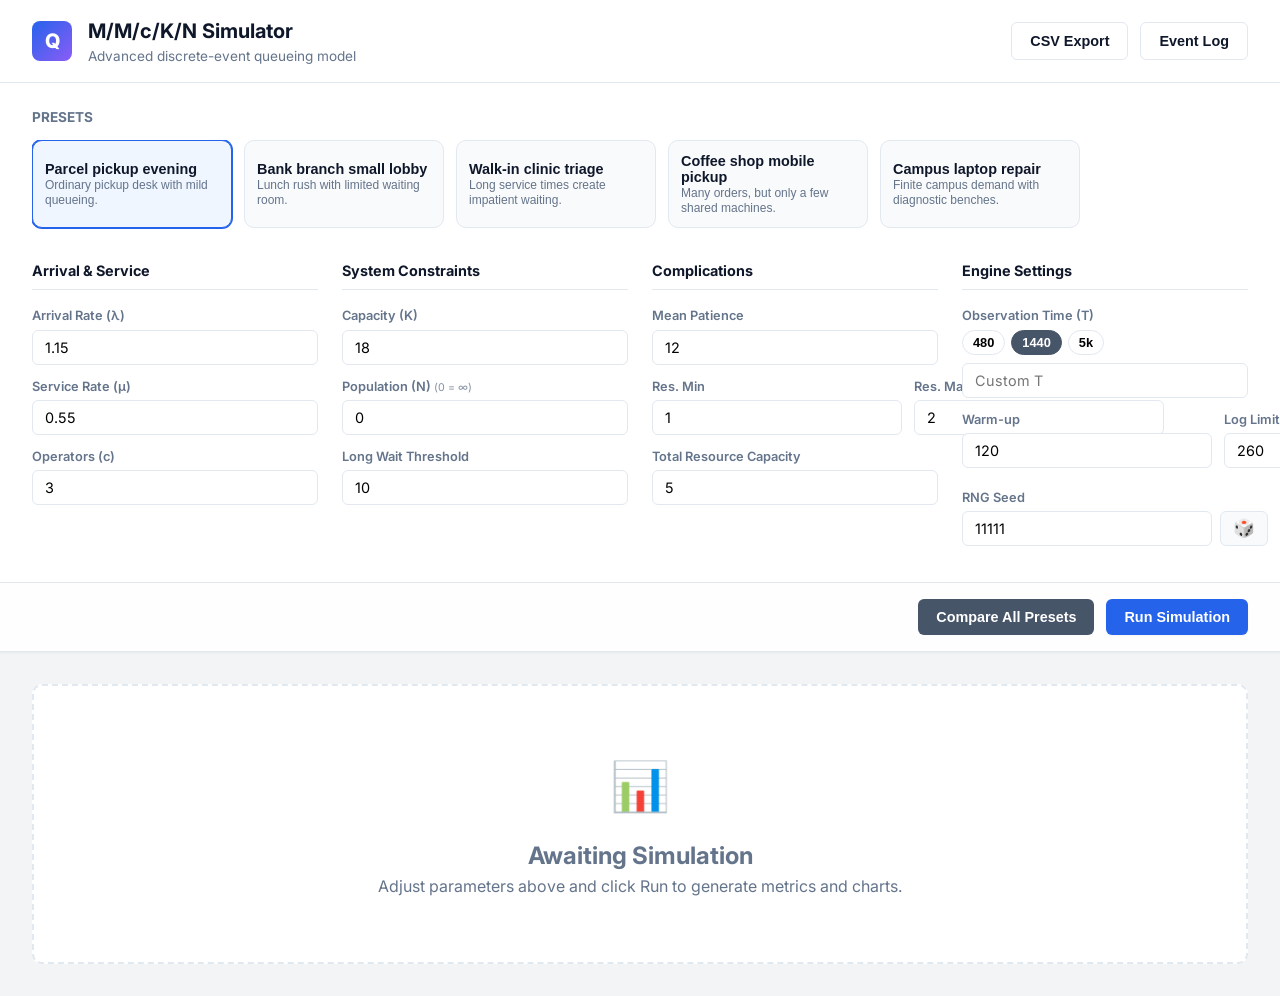
<file: lab10/index.html>
<!doctype html>
<html lang="en">
    <head>
        <meta charset="utf-8" />
        <meta name="viewport" content="width=device-width, initial-scale=1" />
        <title>M/M/c/K/N Queue Simulation</title>
        <link rel="stylesheet" href="styles.css" />
        <link
            href="https://fonts.googleapis.com/css2?family=Inter:wght@400;500;600;700;800&display=swap"
            rel="stylesheet"
        />
    </head>
    <body>
        <div class="app-layout">
            <header class="navbar">
                <div class="brand">
                    <div class="logo">Q</div>
                    <div>
                        <h1>M/M/c/K/N Simulator</h1>
                        <p>Advanced discrete-event queueing model</p>
                    </div>
                </div>
                <div class="nav-actions">
                    <button id="export-csv" class="btn btn-outline">
                        CSV Export
                    </button>
                    <button id="export-log" class="btn btn-outline">
                        Event Log
                    </button>
                </div>
            </header>

            <section class="config-panel">
                <div class="config-row presets-row">
                    <h3>Presets</h3>
                    <div id="scenario-grid" class="scenario-track"></div>
                </div>

                <div class="params-grid">
                    <div class="param-group">
                        <h4>Arrival & Service</h4>
                        <div class="input-wrap">
                            <label for="lambda">Arrival Rate (λ)</label>
                            <input
                                type="number"
                                id="lambda"
                                value="1.4"
                                min="0.0001"
                                step="0.05"
                            />
                        </div>
                        <div class="input-wrap">
                            <label for="mu">Service Rate (μ)</label>
                            <input
                                type="number"
                                id="mu"
                                value="0.65"
                                min="0.0001"
                                step="0.05"
                            />
                        </div>
                        <div class="input-wrap">
                            <label for="servers">Operators (c)</label>
                            <input
                                type="number"
                                id="servers"
                                value="3"
                                min="1"
                                step="1"
                            />
                        </div>
                    </div>

                    <div class="param-group">
                        <h4>System Constraints</h4>
                        <div class="input-wrap">
                            <label for="capacity">Capacity (K)</label>
                            <input
                                type="number"
                                id="capacity"
                                value="18"
                                min="1"
                                step="1"
                            />
                        </div>
                        <div class="input-wrap">
                            <label for="source-population"
                                >Population (N) <small>(0 = ∞)</small></label
                            >
                            <input
                                type="number"
                                id="source-population"
                                value="0"
                                min="0"
                                step="1"
                            />
                        </div>
                        <div class="input-wrap">
                            <label for="long-wait">Long Wait Threshold</label>
                            <input
                                type="number"
                                id="long-wait"
                                value="10"
                                min="0"
                                step="0.5"
                            />
                        </div>
                    </div>

                    <div class="param-group">
                        <h4>Complications</h4>
                        <div class="input-wrap">
                            <label for="patience">Mean Patience</label>
                            <input
                                type="number"
                                id="patience"
                                value="8"
                                min="0.01"
                                step="0.5"
                            />
                        </div>
                        <div class="input-group-row">
                            <div class="input-wrap">
                                <label for="resource-min">Res. Min</label>
                                <input
                                    type="number"
                                    id="resource-min"
                                    value="1"
                                    min="1"
                                    step="1"
                                />
                            </div>
                            <div class="input-wrap">
                                <label for="resource-max">Res. Max</label>
                                <input
                                    type="number"
                                    id="resource-max"
                                    value="2"
                                    min="1"
                                    step="1"
                                />
                            </div>
                        </div>
                        <div class="input-wrap">
                            <label for="resource-capacity"
                                >Total Resource Capacity</label
                            >
                            <input
                                type="number"
                                id="resource-capacity"
                                value="5"
                                min="1"
                                step="1"
                            />
                        </div>
                    </div>

                    <div class="param-group">
                        <h4>Engine Settings</h4>
                        <div class="input-wrap">
                            <label>Observation Time (T)</label>
                            <div class="chip-group" data-input="observation">
                                <button class="chip-btn" data-value="480">
                                    480
                                </button>
                                <button
                                    class="chip-btn active"
                                    data-value="1440"
                                >
                                    1440
                                </button>
                                <button class="chip-btn" data-value="5000">
                                    5k
                                </button>
                            </div>
                            <input
                                type="hidden"
                                id="observation"
                                value="1440"
                            />
                            <input
                                type="number"
                                id="observation-custom"
                                placeholder="Custom T"
                                class="mt-2"
                            />
                        </div>
                        <div class="input-group-row mt-2">
                            <div class="input-wrap">
                                <label for="warmup">Warm-up</label>
                                <input
                                    type="number"
                                    id="warmup"
                                    value="120"
                                    min="0"
                                    step="10"
                                />
                            </div>
                            <div class="input-wrap">
                                <label for="log-limit">Log Limit</label>
                                <input
                                    type="number"
                                    id="log-limit"
                                    value="260"
                                    min="20"
                                    step="20"
                                />
                            </div>
                        </div>
                        <div class="input-wrap mt-2 with-btn">
                            <label for="seed">RNG Seed</label>
                            <div class="flex-row">
                                <input type="number" id="seed" value="41010" />
                                <button
                                    id="random-seed"
                                    class="btn-icon"
                                    title="Randomize"
                                >
                                    🎲
                                </button>
                            </div>
                        </div>
                    </div>
                </div>
            </section>

            <div class="action-bar">
                <div id="alert" class="alert"></div>
                <div class="action-buttons">
                    <button id="compare-scenarios" class="btn btn-secondary">
                        Compare All Presets
                    </button>
                    <button id="run-simulation" class="btn btn-primary">
                        Run Simulation
                    </button>
                </div>
            </div>

            <main class="main-content">
                <div id="results">
                    <div class="empty-state">
                        <div class="icon">📊</div>
                        <h2>Awaiting Simulation</h2>
                        <p>
                            Adjust parameters above and click Run to generate
                            metrics and charts.
                        </p>
                    </div>
                </div>
            </main>
        </div>

        <script src="scenarios.js"></script>
        <script src="sim_utils.js"></script>
        <script src="simulation.js"></script>
        <script src="charts.js"></script>
        <script src="render.js"></script>
        <script src="ui.js"></script>
    </body>
</html>
</file>
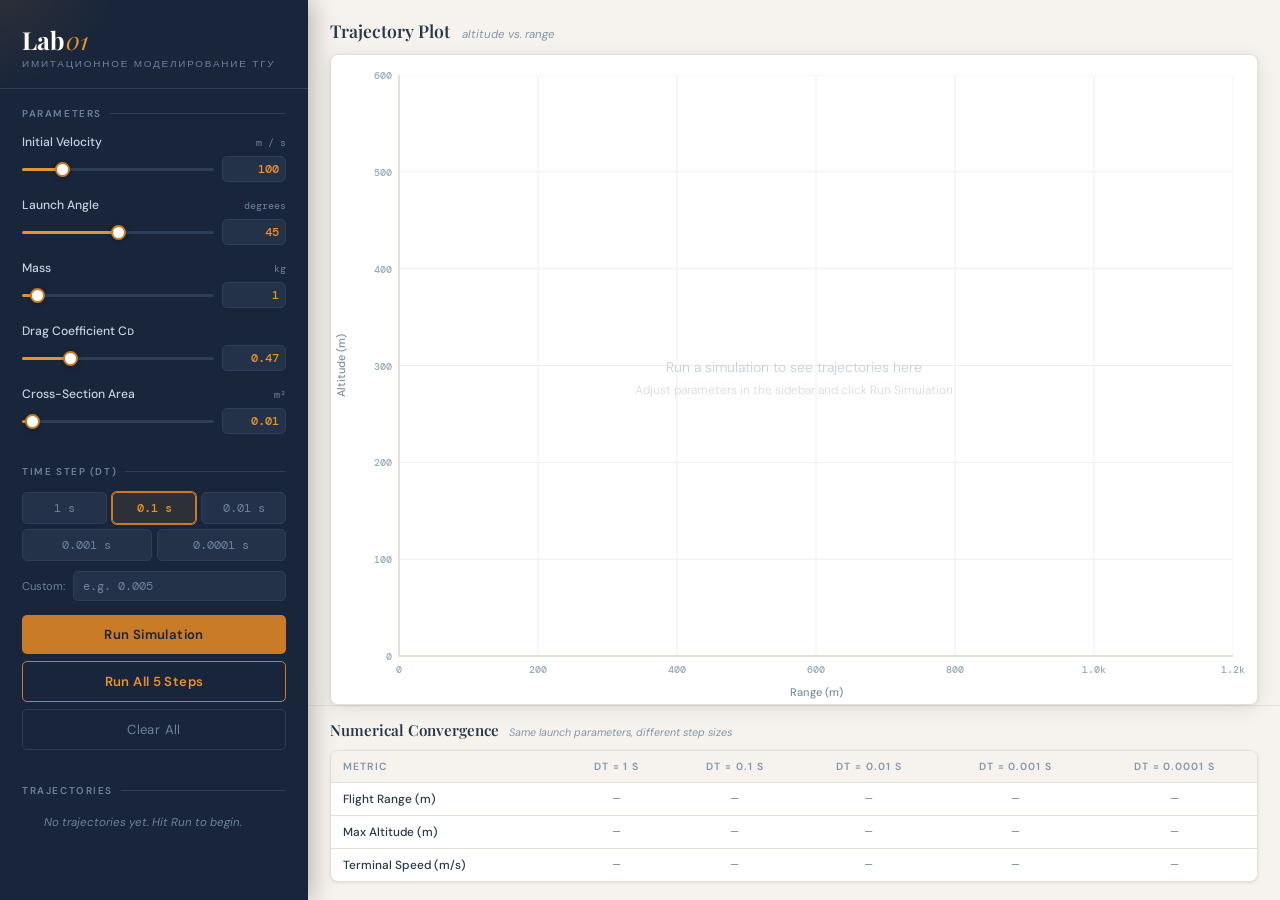
<file: lab01/frontend/index.html>
<!doctype html>
<html lang="en">
    <head>
        <meta charset="UTF-8" />
        <meta name="viewport" content="width=device-width, initial-scale=1.0" />
        <title>Sim Lab 1 — Flight Simulator</title>
        <link rel="preconnect" href="https://fonts.googleapis.com" />
        <link
            href="https://fonts.googleapis.com/css2?family=Playfair+Display:ital,wght@0,600;0,700;1,400&family=DM+Sans:ital,wght@0,300;0,400;0,500;0,600;1,300&family=DM+Mono:wght@400;500&display=swap"
            rel="stylesheet"
        />
        <link rel="stylesheet" href="style.css" />
    </head>
    <body>
        <div class="app">
            <aside class="sidebar">
                <div class="brand">
                    <div class="brand-name">Lab<em>01</em></div>
                    <div class="brand-tag">Имитационное моделирование ТГУ</div>
                </div>

                <div class="sb-scroll">
                    <div class="sb-sec">
                        <div class="sb-label">Parameters</div>

                        <div class="param">
                            <div class="param-hdr">
                                <span class="param-name">Initial Velocity</span>
                                <span class="param-unit">m / s</span>
                            </div>
                            <div class="param-ctrl">
                                <input
                                    type="range"
                                    id="rv0"
                                    min="10"
                                    max="500"
                                    value="100"
                                    step="1"
                                />
                                <input
                                    type="number"
                                    class="nbox"
                                    id="nv0"
                                    min="10"
                                    max="500"
                                    value="100"
                                    step="1"
                                />
                            </div>
                        </div>

                        <div class="param">
                            <div class="param-hdr">
                                <span class="param-name">Launch Angle</span>
                                <span class="param-unit">degrees</span>
                            </div>
                            <div class="param-ctrl">
                                <input
                                    type="range"
                                    id="rang"
                                    min="1"
                                    max="89"
                                    value="45"
                                    step="1"
                                />
                                <input
                                    type="number"
                                    class="nbox"
                                    id="nang"
                                    min="1"
                                    max="89"
                                    value="45"
                                    step="1"
                                />
                            </div>
                        </div>

                        <div class="param">
                            <div class="param-hdr">
                                <span class="param-name">Mass</span>
                                <span class="param-unit">kg</span>
                            </div>
                            <div class="param-ctrl">
                                <input
                                    type="range"
                                    id="rmas"
                                    min="0.1"
                                    max="20"
                                    value="1"
                                    step="0.1"
                                />
                                <input
                                    type="number"
                                    class="nbox"
                                    id="nmas"
                                    min="0.1"
                                    max="20"
                                    value="1"
                                    step="0.1"
                                />
                            </div>
                        </div>

                        <div class="param">
                            <div class="param-hdr">
                                <span class="param-name"
                                    >Drag Coefficient Cᴅ</span
                                >
                            </div>
                            <div class="param-ctrl">
                                <input
                                    type="range"
                                    id="rcd"
                                    min="0.01"
                                    max="2"
                                    value="0.47"
                                    step="0.01"
                                />
                                <input
                                    type="number"
                                    class="nbox"
                                    id="ncd"
                                    min="0.01"
                                    max="2"
                                    value="0.47"
                                    step="0.01"
                                />
                            </div>
                        </div>

                        <div class="param">
                            <div class="param-hdr">
                                <span class="param-name"
                                    >Cross-Section Area</span
                                >
                                <span class="param-unit">m²</span>
                            </div>
                            <div class="param-ctrl">
                                <input
                                    type="range"
                                    id="rare"
                                    min="0.001"
                                    max="0.5"
                                    value="0.01"
                                    step="0.001"
                                />
                                <input
                                    type="number"
                                    class="nbox"
                                    id="nare"
                                    min="0.001"
                                    max="0.5"
                                    value="0.01"
                                    step="0.001"
                                />
                            </div>
                        </div>
                    </div>

                    <div class="sb-sec">
                        <div class="sb-label">Time Step (dt)</div>
                        <div class="step-pills">
                            <button
                                class="sp"
                                data-v="1"
                                onclick="pickStep(this)"
                            >
                                1 s
                            </button>
                            <button
                                class="sp active"
                                data-v="0.1"
                                onclick="pickStep(this)"
                            >
                                0.1 s
                            </button>
                            <button
                                class="sp"
                                data-v="0.01"
                                onclick="pickStep(this)"
                            >
                                0.01 s
                            </button>
                            <button
                                class="sp"
                                data-v="0.001"
                                onclick="pickStep(this)"
                            >
                                0.001 s
                            </button>
                            <button
                                class="sp"
                                data-v="0.0001"
                                onclick="pickStep(this)"
                            >
                                0.0001 s
                            </button>
                        </div>
                        <div class="cust-row">
                            <span class="cust-label">Custom:</span>
                            <input
                                class="cust-in"
                                id="custDt"
                                type="number"
                                placeholder="e.g. 0.005"
                                min="0.00001"
                                max="10"
                                step="any"
                            />
                        </div>
                    </div>

                    <div class="btn-wrap">
                        <button
                            class="btn btn-primary"
                            id="btnRun"
                            onclick="runOne()"
                        >
                            Run Simulation
                        </button>
                        <button
                            class="btn btn-outline"
                            id="btnAll"
                            onclick="runAll()"
                        >
                            Run All 5 Steps
                        </button>
                        <button class="btn btn-ghost" onclick="clearAll()">
                            Clear All
                        </button>
                    </div>

                    <div class="rap" id="rapWrap">
                        <div class="rap-top">
                            <span class="rap-lbl" id="rapLbl">Running…</span>
                            <span class="rap-count" id="rapCnt"></span>
                        </div>
                        <div class="rap-track" id="rapTrack"></div>
                    </div>

                    <div class="sb-sec">
                        <div class="sb-label" style="margin-top: 16px">
                            Trajectories
                        </div>
                        <div class="traj-list" id="trajList">
                            <div class="traj-empty">
                                No trajectories yet. Hit Run to begin.
                            </div>
                        </div>
                    </div>
                </div>
            </aside>

            <div class="main">
                <div class="chart-zone">
                    <div class="chart-top">
                        <div class="chart-heading">
                            Trajectory Plot
                            <span>altitude vs. range</span>
                        </div>
                        <div class="legend" id="legend"></div>
                    </div>
                    <div class="chart-box">
                        <canvas id="cv"></canvas>
                        <div class="pbar" id="pbar"></div>
                        <div class="tip" id="tip"></div>
                    </div>
                </div>

                <div class="table-zone">
                    <div class="table-hdr">
                        <div class="table-heading">Numerical Convergence</div>
                        <div class="table-sub">
                            Same launch parameters, different step sizes
                        </div>
                    </div>
                    <table class="res">
                        <thead>
                            <tr>
                                <th>Metric</th>
                                <th id="th-1">dt = 1 s</th>
                                <th id="th-0.1">dt = 0.1 s</th>
                                <th id="th-0.01">dt = 0.01 s</th>
                                <th id="th-0.001">dt = 0.001 s</th>
                                <th id="th-0.0001">dt = 0.0001 s</th>
                            </tr>
                        </thead>
                        <tbody>
                            <tr>
                                <td>Flight Range (m)</td>
                                <td id="r-1">—</td>
                                <td id="r-0.1">—</td>
                                <td id="r-0.01">—</td>
                                <td id="r-0.001">—</td>
                                <td id="r-0.0001">—</td>
                            </tr>
                            <tr>
                                <td>Max Altitude (m)</td>
                                <td id="a-1">—</td>
                                <td id="a-0.1">—</td>
                                <td id="a-0.01">—</td>
                                <td id="a-0.001">—</td>
                                <td id="a-0.0001">—</td>
                            </tr>
                            <tr>
                                <td>Terminal Speed (m/s)</td>
                                <td id="t-1">—</td>
                                <td id="t-0.1">—</td>
                                <td id="t-0.01">—</td>
                                <td id="t-0.001">—</td>
                                <td id="t-0.0001">—</td>
                            </tr>
                        </tbody>
                    </table>
                </div>
            </div>
        </div>

        <div id="toasts"></div>

        <script src="script.js"></script>
    </body>
</html>
</file>
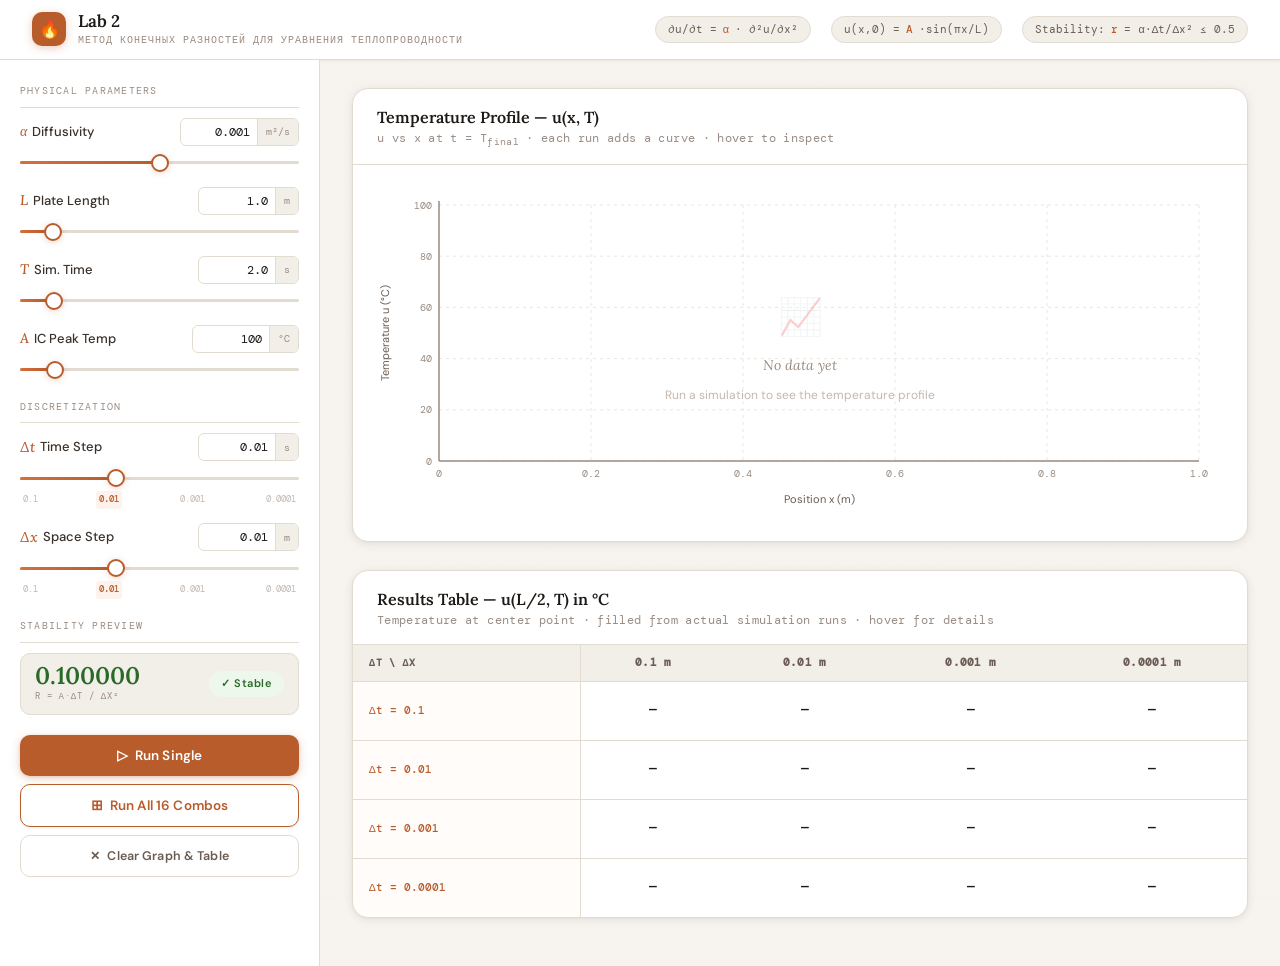
<file: lab02/frontend/index.html>
<!doctype html>
<html lang="en">
    <head>
        <meta charset="UTF-8" />
        <meta name="viewport" content="width=device-width,initial-scale=1.0" />
        <title>Sim Lab 2 — Heat FDM Simulator</title>
        <link rel="preconnect" href="https://fonts.googleapis.com" />
        <link rel="preconnect" href="https://fonts.gstatic.com" crossorigin />
        <link
            href="https://fonts.googleapis.com/css2?family=Lora:ital,wght@0,400;0,500;0,600;1,400;1,500&family=DM+Sans:wght@300;400;500;600&family=DM+Mono:wght@400;500&display=swap"
            rel="stylesheet"
        />
        <link rel="stylesheet" href="style.css" />
    </head>
    <body>
        <div class="page">
            <header class="topbar fu">
                <div class="brand">
                    <div class="brand-icon">🔥</div>
                    <div>
                        <div class="brand-name">Lab 2</div>
                        <div class="brand-sub">
                            Метод конечных разностей для уравнения
                            теплопроводности
                        </div>
                    </div>
                </div>
                <div class="topbar-meta">
                    <div class="meta-pill">
                        ∂u/∂t = <strong>α</strong> · ∂²u/∂x²
                    </div>
                    <div class="meta-pill">
                        u(x,0) = <strong>A</strong>·sin(πx/L)
                    </div>
                    <div class="meta-pill">
                        Stability: <strong>r</strong> = α·Δt/Δx² ≤ 0.5
                    </div>
                </div>
            </header>

            <aside class="sidebar fu d1">
                <div>
                    <div class="sh">Physical Parameters</div>

                    <div class="param" id="p-alpha">
                        <div class="param-head">
                            <div class="param-label">
                                <span class="param-greek">α</span> Diffusivity
                            </div>
                            <div class="inp-wrap">
                                <input
                                    class="inp-num"
                                    id="v-alpha"
                                    type="number"
                                    value="0.001"
                                    min="0.00001"
                                    max="0.1"
                                    step="0.0001"
                                />
                                <span class="inp-unit">m²/s</span>
                            </div>
                        </div>
                        <div class="rng-wrap">
                            <div class="rng-bg"></div>
                            <div class="rng-fill" id="f-alpha"></div>
                            <input
                                type="range"
                                id="s-alpha"
                                min="-5"
                                max="-1"
                                step="0.01"
                                value="-3"
                            />
                        </div>
                    </div>

                    <div class="param">
                        <div class="param-head">
                            <div class="param-label">
                                <span class="param-greek">L</span> Plate Length
                            </div>
                            <div class="inp-wrap">
                                <input
                                    class="inp-num"
                                    id="v-L"
                                    type="number"
                                    value="1.0"
                                    min="0.1"
                                    max="10"
                                    step="0.1"
                                />
                                <span class="inp-unit">m</span>
                            </div>
                        </div>
                        <div class="rng-wrap">
                            <div class="rng-bg"></div>
                            <div class="rng-fill" id="f-L"></div>
                            <input
                                type="range"
                                id="s-L"
                                min="0.1"
                                max="10"
                                step="0.1"
                                value="1.0"
                            />
                        </div>
                    </div>

                    <div class="param">
                        <div class="param-head">
                            <div class="param-label">
                                <span class="param-greek">T</span> Sim. Time
                            </div>
                            <div class="inp-wrap">
                                <input
                                    class="inp-num"
                                    id="v-T"
                                    type="number"
                                    value="2.0"
                                    min="0.1"
                                    max="20"
                                    step="0.1"
                                />
                                <span class="inp-unit">s</span>
                            </div>
                        </div>
                        <div class="rng-wrap">
                            <div class="rng-bg"></div>
                            <div class="rng-fill" id="f-T"></div>
                            <input
                                type="range"
                                id="s-T"
                                min="0.1"
                                max="20"
                                step="0.1"
                                value="2.0"
                            />
                        </div>
                    </div>

                    <div class="param" style="margin-bottom: 0">
                        <div class="param-head">
                            <div class="param-label">
                                <span class="param-greek">A</span> IC Peak Temp
                            </div>
                            <div class="inp-wrap">
                                <input
                                    class="inp-num"
                                    id="v-A"
                                    type="number"
                                    value="100"
                                    min="1"
                                    max="1000"
                                    step="1"
                                />
                                <span class="inp-unit">°C</span>
                            </div>
                        </div>
                        <div class="rng-wrap">
                            <div class="rng-bg"></div>
                            <div class="rng-fill" id="f-A"></div>
                            <input
                                type="range"
                                id="s-A"
                                min="1"
                                max="1000"
                                step="1"
                                value="100"
                            />
                        </div>
                    </div>
                </div>

                <div>
                    <div class="sh">Discretization</div>

                    <div class="param">
                        <div class="param-head">
                            <div class="param-label">
                                <span class="param-greek">Δt</span> Time Step
                            </div>
                            <div class="inp-wrap">
                                <input
                                    class="inp-num"
                                    id="v-dt"
                                    type="number"
                                    value="0.01"
                                    min="0.00001"
                                    max="0.5"
                                    step="0.0001"
                                />
                                <span class="inp-unit">s</span>
                            </div>
                        </div>
                        <div class="rng-wrap">
                            <div class="rng-bg"></div>
                            <div class="rng-fill" id="f-dt"></div>
                            <input
                                type="range"
                                id="s-dt"
                                min="0"
                                max="3"
                                step="1"
                                value="1"
                            />
                        </div>
                        <div class="ticks" id="ticks-dt"></div>
                    </div>

                    <div class="param" style="margin-bottom: 0">
                        <div class="param-head">
                            <div class="param-label">
                                <span class="param-greek">Δx</span> Space Step
                            </div>
                            <div class="inp-wrap">
                                <input
                                    class="inp-num"
                                    id="v-dx"
                                    type="number"
                                    value="0.01"
                                    min="0.00001"
                                    max="0.5"
                                    step="0.0001"
                                />
                                <span class="inp-unit">m</span>
                            </div>
                        </div>
                        <div class="rng-wrap">
                            <div class="rng-bg"></div>
                            <div class="rng-fill" id="f-dx"></div>
                            <input
                                type="range"
                                id="s-dx"
                                min="0"
                                max="3"
                                step="1"
                                value="1"
                            />
                        </div>
                        <div class="ticks" id="ticks-dx"></div>
                    </div>
                </div>

                <div>
                    <div class="sh">Stability Preview</div>
                    <div class="stab-row">
                        <div class="stab-left">
                            <div class="stab-r-val ok" id="rVal">0.100000</div>
                            <div class="stab-r-lbl">r = α·Δt / Δx²</div>
                        </div>
                        <div class="stab-badge ok" id="stabBadge">✓ Stable</div>
                    </div>
                </div>

                <div>
                    <div class="btn-stack">
                        <button
                            class="btn btn-primary"
                            id="btnSingle"
                            onclick="runSingle()"
                        >
                            <div class="spin" id="spinSingle"></div>
                            <span class="btn-icon">▷</span>
                            <span id="lblSingle">Run Single</span>
                        </button>
                        <button
                            class="btn btn-outline"
                            id="btnAll"
                            onclick="runAll()"
                        >
                            <div class="spin spin-dark" id="spinAll"></div>
                            <span class="btn-icon">⊞</span>
                            <span id="lblAll">Run All 16 Combos</span>
                        </button>
                        <button class="btn btn-ghost" onclick="clearRuns()">
                            <span class="btn-icon" style="font-size: 12px"
                                >✕</span
                            >
                            Clear Graph &amp; Table
                        </button>
                    </div>
                    <div class="prog" id="progWrap" style="margin-top: 12px">
                        <div class="prog-head">
                            <span class="prog-txt" id="progTxt"
                                >Computing…</span
                            >
                            <span class="prog-num" id="progNum">0 / 16</span>
                        </div>
                        <div class="prog-track">
                            <div class="prog-fill" id="progFill"></div>
                        </div>
                    </div>
                </div>
            </aside>

            <main class="main">
                <div class="card fu d2">
                    <div class="card-hdr">
                        <div>
                            <div class="card-ttl">
                                Temperature Profile — u(x, T)
                            </div>
                            <div class="card-sub">
                                u vs x at t = T<sub>final</sub> · each run adds
                                a curve · hover to inspect
                            </div>
                        </div>
                        <div
                            style="
                                display: flex;
                                gap: 8px;
                                flex-wrap: wrap;
                                align-items: flex-start;
                            "
                            id="tableCountBadges"
                        ></div>
                    </div>
                    <div class="card-body" style="padding-bottom: 10px">
                        <div class="graph-wrap">
                            <canvas id="graphCanvas" height="320"></canvas>
                            <div class="graph-empty" id="graphEmpty">
                                <div class="ge-icon">📈</div>
                                <div class="ge-text">No data yet</div>
                                <div class="ge-sub">
                                    Run a simulation to see the temperature
                                    profile
                                </div>
                            </div>
                            <div class="graph-tip" id="graphTip"></div>
                        </div>
                    </div>
                    <div class="legend-wrap" id="legendWrap"></div>
                </div>

                <div class="card fu d3">
                    <div class="card-hdr">
                        <div>
                            <div class="card-ttl">
                                Results Table — u(L/2, T) in °C
                            </div>
                            <div class="card-sub">
                                Temperature at center point · filled from actual
                                simulation runs · hover for details
                            </div>
                        </div>
                        <div
                            style="display: flex; gap: 8px; flex-wrap: wrap"
                            id="tblBadges"
                        ></div>
                    </div>
                    <div class="t-scroll">
                        <table>
                            <thead>
                                <tr>
                                    <th>Δt \ Δx</th>
                                    <th>0.1 m</th>
                                    <th>0.01 m</th>
                                    <th>0.001 m</th>
                                    <th>0.0001 m</th>
                                </tr>
                            </thead>
                            <tbody id="tblBody"></tbody>
                        </table>
                    </div>
                </div>
            </main>
        </div>

        <div class="tip" id="tipEl">
            <div class="tip-ttl" id="tipTtl"></div>
            <div id="tipBody"></div>
        </div>
        <script src="script.js" defer></script>
    </body>
</html>
</file>
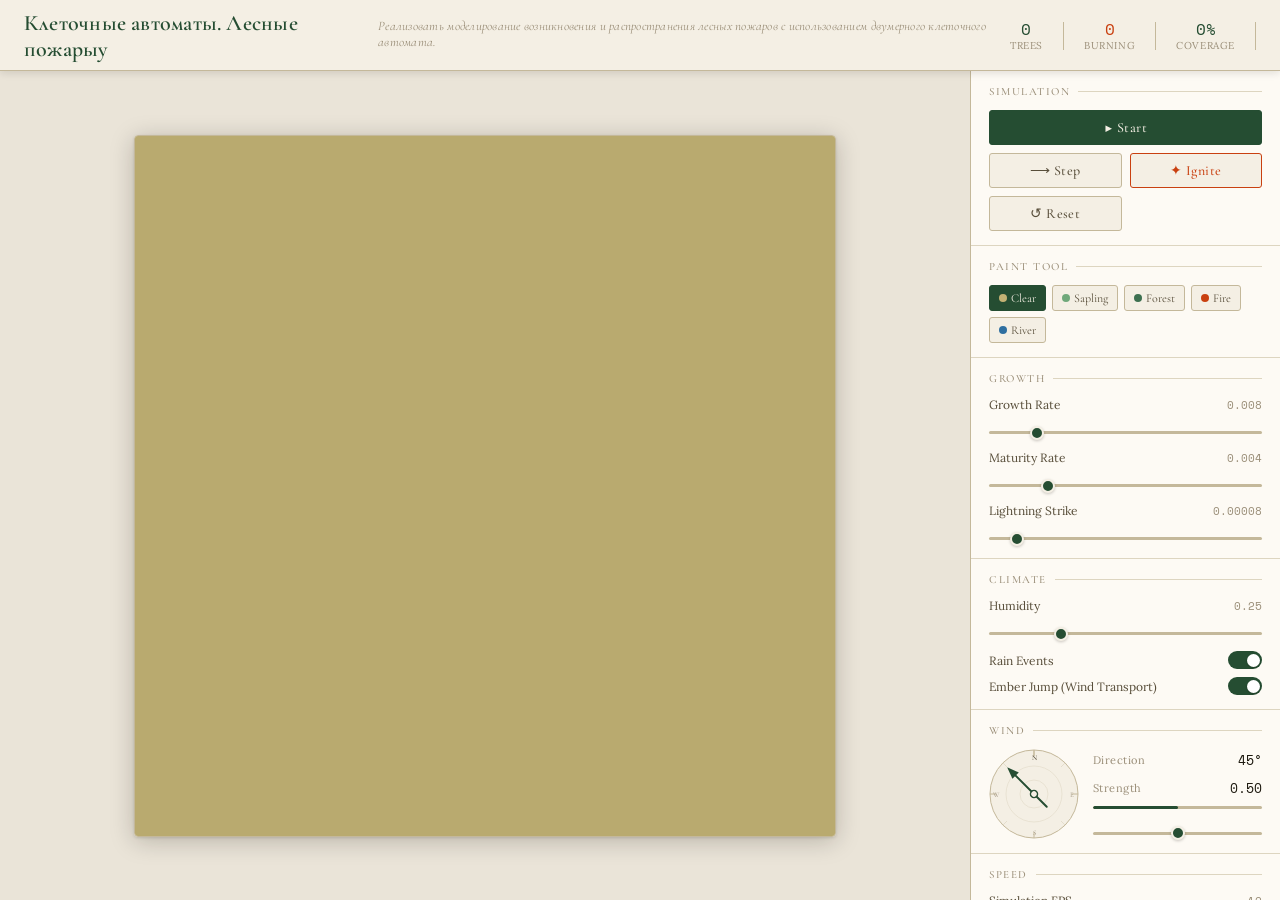
<file: lab03/frontend/index.html>
<!doctype html>
<html lang="en">
    <head>
        <meta charset="UTF-8" />
        <meta name="viewport" content="width=device-width, initial-scale=1.0" />
        <title>Sim Lab 1 : Forest Fire Simulation</title>
        <link rel="preconnect" href="https://fonts.googleapis.com" />
        <link
            href="https://fonts.googleapis.com/css2?family=Cormorant+Garamond:ital,wght@0,400;0,500;0,600;1,400;1,500&family=Lora:ital,wght@0,400;0,500;1,400&family=Space+Mono&display=swap"
            rel="stylesheet"
        />
        <link rel="stylesheet" href="style.css" />
    </head>
    <body>
        <div id="app">
            <div id="header">
                <div id="header-left">
                    <div id="header-title">
                        Клеточные автоматы. Лесные пожарыy
                    </div>
                    <div id="header-subtitle">
                        Реализовать моделирование возникновения и
                        распространения лесных пожаров с использованием
                        двумерного клеточного автомата.
                    </div>
                </div>
                <div id="header-stats">
                    <div class="hstat">
                        <span class="hstat-val" id="hstat-trees">0</span>
                        <span class="hstat-lbl">Trees</span>
                    </div>
                    <div class="hstat-sep"></div>
                    <div class="hstat">
                        <span
                            class="hstat-val"
                            id="hstat-fire"
                            style="color: var(--fire-col)"
                            >0</span
                        >
                        <span class="hstat-lbl">Burning</span>
                    </div>
                    <div class="hstat-sep"></div>
                    <div class="hstat">
                        <span class="hstat-val" id="hstat-cover">0%</span>
                        <span class="hstat-lbl">Coverage</span>
                    </div>
                    <div class="hstat-sep"></div>
                    <div id="rain-badge">
                        <span>🌧</span>
                        <span>Rain Event</span>
                    </div>
                </div>
            </div>

            <div id="main">
                <div id="canvas-area">
                    <div id="canvas-wrap">
                        <canvas id="canvas-grid"></canvas>
                        <canvas id="canvas-effects"></canvas>
                        <canvas id="canvas-rain"></canvas>
                    </div>
                </div>

                <div id="panel">
                    <!-- sim control -->
                    <div class="section">
                        <div class="section-title">Simulation</div>
                        <div id="controls-row">
                            <button
                                class="btn btn-primary"
                                id="btn-play"
                                onclick="toggleSim()"
                            >
                                ▶ Start
                            </button>
                            <button class="btn" onclick="stepSim()">
                                ⟶ Step
                            </button>
                            <button class="btn btn-fire" onclick="igniteFire()">
                                ✦ Ignite
                            </button>
                            <button class="btn" onclick="resetSim()">
                                ↺ Reset
                            </button>
                        </div>
                    </div>

                    <!-- paint tools -->
                    <div class="section">
                        <div class="section-title">Paint Tool</div>
                        <div id="tools-row">
                            <button
                                class="tool-btn active"
                                data-state="0"
                                onclick="setTool(this)"
                            >
                                <span
                                    class="tool-dot"
                                    style="background: #c4b274"
                                ></span
                                >Clear
                            </button>
                            <button
                                class="tool-btn"
                                data-state="1"
                                onclick="setTool(this)"
                            >
                                <span
                                    class="tool-dot"
                                    style="background: #6fa87a"
                                ></span
                                >Sapling
                            </button>
                            <button
                                class="tool-btn"
                                data-state="2"
                                onclick="setTool(this)"
                            >
                                <span
                                    class="tool-dot"
                                    style="background: #3d7050"
                                ></span
                                >Forest
                            </button>
                            <button
                                class="tool-btn"
                                data-state="3"
                                onclick="setTool(this)"
                            >
                                <span
                                    class="tool-dot"
                                    style="background: #c94010"
                                ></span
                                >Fire
                            </button>
                            <button
                                class="tool-btn"
                                data-state="6"
                                onclick="setTool(this)"
                            >
                                <span
                                    class="tool-dot"
                                    style="background: #2e6fa0"
                                ></span
                                >River
                            </button>
                        </div>
                    </div>

                    <!-- env -->
                    <div class="section">
                        <div class="section-title">Growth</div>
                        <div class="slider-group">
                            <div class="slider-header">
                                <span class="slider-label">Growth Rate</span>
                                <span class="slider-value" id="v-growth"
                                    >0.008</span
                                >
                            </div>
                            <input
                                type="range"
                                id="s-growth"
                                min="0.000"
                                max="0.05"
                                step="0.001"
                                value="0.008"
                                oninput="updateSlider('growth',this)"
                            />
                        </div>
                        <div class="slider-group">
                            <div class="slider-header">
                                <span class="slider-label">Maturity Rate</span>
                                <span class="slider-value" id="v-maturity"
                                    >0.004</span
                                >
                            </div>
                            <input
                                type="range"
                                id="s-maturity"
                                min="0.000"
                                max="0.02"
                                step="0.001"
                                value="0.004"
                                oninput="updateSlider('maturity',this)"
                            />
                        </div>
                        <div class="slider-group">
                            <div class="slider-header">
                                <span class="slider-label"
                                    >Lightning Strike</span
                                >
                                <span class="slider-value" id="v-lightning"
                                    >0.00008</span
                                >
                            </div>
                            <input
                                type="range"
                                id="s-lightning"
                                min="0.00000"
                                max="0.001"
                                step="0.00001"
                                value="0.00008"
                                oninput="updateSlider('lightning',this)"
                            />
                        </div>
                    </div>

                    <!-- climate -->
                    <div class="section">
                        <div class="section-title">Climate</div>
                        <div class="slider-group">
                            <div class="slider-header">
                                <span class="slider-label">Humidity</span>
                                <span class="slider-value" id="v-humidity"
                                    >0.25</span
                                >
                            </div>
                            <input
                                type="range"
                                id="s-humidity"
                                min="0"
                                max="1"
                                step="0.01"
                                value="0.25"
                                oninput="updateSlider('humidity',this)"
                            />
                        </div>
                        <div class="toggle-row">
                            <span class="toggle-label">Rain Events</span>
                            <label class="toggle">
                                <input
                                    type="checkbox"
                                    id="t-rain"
                                    checked
                                    onchange="sendConfig()"
                                />
                                <span class="toggle-track"></span>
                            </label>
                        </div>
                        <div class="toggle-row">
                            <span class="toggle-label"
                                >Ember Jump (Wind Transport)</span
                            >
                            <label class="toggle">
                                <input
                                    type="checkbox"
                                    id="t-ember"
                                    checked
                                    onchange="sendConfig()"
                                />
                                <span class="toggle-track"></span>
                            </label>
                        </div>
                    </div>

                    <!-- wind -->
                    <div class="section">
                        <div class="section-title">Wind</div>
                        <div id="compass-wrap">
                            <svg
                                id="compass-svg"
                                width="90"
                                height="90"
                                viewBox="-45 -45 90 90"
                            >
                                <!-- background -->
                                <circle
                                    r="44"
                                    fill="var(--paper)"
                                    stroke="var(--border)"
                                    stroke-width="1"
                                />
                                <!-- strength rings -->
                                <circle
                                    r="14"
                                    fill="none"
                                    stroke="var(--border-lt)"
                                    stroke-width="0.5"
                                />
                                <circle
                                    r="28"
                                    fill="none"
                                    stroke="var(--border-lt)"
                                    stroke-width="0.5"
                                />
                                <!-- cardinal marks -->
                                <line
                                    x1="0"
                                    y1="-44"
                                    x2="0"
                                    y2="-38"
                                    stroke="var(--border)"
                                    stroke-width="1.5"
                                />
                                <line
                                    x1="0"
                                    y1="44"
                                    x2="0"
                                    y2="38"
                                    stroke="var(--border)"
                                    stroke-width="1"
                                />
                                <line
                                    x1="-44"
                                    y1="0"
                                    x2="-38"
                                    y2="0"
                                    stroke="var(--border)"
                                    stroke-width="1"
                                />
                                <line
                                    x1="44"
                                    y1="0"
                                    x2="38"
                                    y2="0"
                                    stroke="var(--border)"
                                    stroke-width="1"
                                />
                                <!-- intercardinal marks -->
                                <g opacity="0.4">
                                    <line
                                        x1="31"
                                        y1="-31"
                                        x2="27"
                                        y2="-27"
                                        stroke="var(--border)"
                                        stroke-width="0.8"
                                    />
                                    <line
                                        x1="-31"
                                        y1="-31"
                                        x2="-27"
                                        y2="-27"
                                        stroke="var(--border)"
                                        stroke-width="0.8"
                                    />
                                    <line
                                        x1="31"
                                        y1="31"
                                        x2="27"
                                        y2="27"
                                        stroke="var(--border)"
                                        stroke-width="0.8"
                                    />
                                    <line
                                        x1="-31"
                                        y1="31"
                                        x2="-27"
                                        y2="27"
                                        stroke="var(--border)"
                                        stroke-width="0.8"
                                    />
                                </g>
                                <!-- cardinal labels -->
                                <text
                                    x="0"
                                    y="-34"
                                    text-anchor="middle"
                                    font-size="7"
                                    fill="var(--text-md)"
                                    font-family="Cormorant Garamond,serif"
                                    font-weight="600"
                                >
                                    N
                                </text>
                                <text
                                    x="0"
                                    y="41"
                                    text-anchor="middle"
                                    font-size="7"
                                    fill="var(--text-lt)"
                                    font-family="Cormorant Garamond,serif"
                                >
                                    S
                                </text>
                                <text
                                    x="38"
                                    y="2.5"
                                    text-anchor="middle"
                                    font-size="7"
                                    fill="var(--text-lt)"
                                    font-family="Cormorant Garamond,serif"
                                >
                                    E
                                </text>
                                <text
                                    x="-38"
                                    y="2.5"
                                    text-anchor="middle"
                                    font-size="7"
                                    fill="var(--text-lt)"
                                    font-family="Cormorant Garamond,serif"
                                >
                                    W
                                </text>
                                <!-- wind arrow (rotated by JS) -->
                                <g
                                    id="compass-arrow"
                                    style="transform-origin: 0 0"
                                >
                                    <line
                                        x1="0"
                                        y1="18"
                                        x2="0"
                                        y2="-32"
                                        stroke="var(--green-dk)"
                                        stroke-width="2"
                                        stroke-linecap="round"
                                    />
                                    <polygon
                                        points="0,-38 -4.5,-26 4.5,-26"
                                        fill="var(--green-dk)"
                                    />
                                    <circle
                                        r="3.5"
                                        fill="var(--paper)"
                                        stroke="var(--green-dk)"
                                        stroke-width="1.5"
                                    />
                                </g>
                            </svg>
                            <div id="wind-info">
                                <div class="wind-stat-row">
                                    <span class="wind-stat-label"
                                        >Direction</span
                                    >
                                    <span class="wind-stat-val" id="w-angle"
                                        >45°</span
                                    >
                                </div>
                                <div class="wind-stat-row">
                                    <span class="wind-stat-label"
                                        >Strength</span
                                    >
                                    <span class="wind-stat-val" id="w-strength"
                                        >0.50</span
                                    >
                                </div>
                                <div id="wind-strength-track">
                                    <div
                                        id="wind-strength-fill"
                                        style="width: 50%"
                                    ></div>
                                </div>
                                <div style="margin-top: 10px">
                                    <input
                                        type="range"
                                        id="s-wind-strength"
                                        min="0"
                                        max="1"
                                        step="0.01"
                                        value="0.5"
                                        oninput="updateWindStrength(this)"
                                        style="width: 100%"
                                    />
                                </div>
                            </div>
                        </div>
                    </div>

                    <!-- speed -->
                    <div class="section">
                        <div class="section-title">Speed</div>
                        <div class="slider-group">
                            <div class="slider-header">
                                <span class="slider-label">Simulation FPS</span>
                                <span class="slider-value" id="v-fps">12</span>
                            </div>
                            <input
                                type="range"
                                id="s-fps"
                                min="1"
                                max="30"
                                step="1"
                                value="12"
                                oninput="updateSlider('fps',this)"
                            />
                        </div>
                    </div>

                    <!-- stats -->
                    <div class="section">
                        <div class="section-title">Forest Statistics</div>

                        <div class="stat-row">
                            <div
                                class="stat-dot"
                                style="background: #6fa87a"
                            ></div>
                            <div class="stat-name">Saplings</div>
                            <div class="stat-bar-track">
                                <div
                                    class="stat-bar-fill"
                                    id="bar-young"
                                    style="width: 0%; background: #6fa87a"
                                ></div>
                            </div>
                            <div class="stat-count" id="cnt-young">0</div>
                        </div>
                        <div class="stat-row">
                            <div
                                class="stat-dot"
                                style="background: #3d7050"
                            ></div>
                            <div class="stat-name">Forest</div>
                            <div class="stat-bar-track">
                                <div
                                    class="stat-bar-fill"
                                    id="bar-mature"
                                    style="width: 0%; background: #3d7050"
                                ></div>
                            </div>
                            <div class="stat-count" id="cnt-mature">0</div>
                        </div>
                        <div class="stat-row">
                            <div
                                class="stat-dot"
                                style="background: #c94010"
                            ></div>
                            <div class="stat-name">Fire</div>
                            <div class="stat-bar-track">
                                <div
                                    class="stat-bar-fill"
                                    id="bar-fire"
                                    style="width: 0%; background: #c94010"
                                ></div>
                            </div>
                            <div class="stat-count" id="cnt-fire">0</div>
                        </div>
                        <div class="stat-row">
                            <div
                                class="stat-dot"
                                style="background: #9e2a08"
                            ></div>
                            <div class="stat-name">Embers</div>
                            <div class="stat-bar-track">
                                <div
                                    class="stat-bar-fill"
                                    id="bar-embers"
                                    style="width: 0%; background: #9e2a08"
                                ></div>
                            </div>
                            <div class="stat-count" id="cnt-embers">0</div>
                        </div>
                        <div class="stat-row">
                            <div
                                class="stat-dot"
                                style="background: #7a7265"
                            ></div>
                            <div class="stat-name">Ash</div>
                            <div class="stat-bar-track">
                                <div
                                    class="stat-bar-fill"
                                    id="bar-ash"
                                    style="width: 0%; background: #7a7265"
                                ></div>
                            </div>
                            <div class="stat-count" id="cnt-ash">0</div>
                        </div>
                        <div class="stat-row">
                            <div
                                class="stat-dot"
                                style="background: #2e6fa0"
                            ></div>
                            <div class="stat-name">Water</div>
                            <div class="stat-bar-track">
                                <div
                                    class="stat-bar-fill"
                                    id="bar-water"
                                    style="width: 0%; background: #2e6fa0"
                                ></div>
                            </div>
                            <div class="stat-count" id="cnt-water">0</div>
                        </div>
                    </div>

                    <!-- legend -->
                    <div class="section">
                        <div class="section-title">Legend</div>
                        <div class="legend-grid">
                            <div class="legend-item">
                                <div
                                    class="legend-swatch"
                                    style="background: #c4b274"
                                ></div>
                                Bare Soil
                            </div>
                            <div class="legend-item">
                                <div
                                    class="legend-swatch"
                                    style="background: #6fa87a"
                                ></div>
                                Young Tree
                            </div>
                            <div class="legend-item">
                                <div
                                    class="legend-swatch"
                                    style="background: #3d7050"
                                ></div>
                                Mature Tree
                            </div>
                            <div class="legend-item">
                                <div
                                    class="legend-swatch"
                                    style="background: #c94010"
                                ></div>
                                Burning
                            </div>
                            <div class="legend-item">
                                <div
                                    class="legend-swatch"
                                    style="background: #9e2a08"
                                ></div>
                                Embers
                            </div>
                            <div class="legend-item">
                                <div
                                    class="legend-swatch"
                                    style="background: #7a7265"
                                ></div>
                                Ash
                            </div>
                            <div class="legend-item">
                                <div
                                    class="legend-swatch"
                                    style="background: #2e6fa0"
                                ></div>
                                River
                            </div>
                        </div>
                    </div>

                    <div id="tick-row">
                        <span class="tick-label">Generation</span>
                        <span id="tick-val">0</span>
                    </div>
                </div>
            </div>
        </div>

        <script src="script.js"></script>
    </body>
</html>
</file>
<file: lab10/styles.css>
:root {
    --bg: #f3f4f6;
    --surface: #ffffff;
    --surface-alt: #f9fafb;

    --primary: #2563eb;
    --primary-hover: #1d4ed8;
    --secondary: #475569;
    --secondary-hover: #334155;

    --text-main: #0f172a;
    --text-muted: #64748b;
    --border: #e2e8f0;

    --success: #10b981;
    --success-bg: #d1fae5;
    --danger: #ef4444;
    --danger-bg: #fee2e2;

    --radius: 10px;
    --shadow-sm: 0 1px 2px rgba(0, 0, 0, 0.05);
    --shadow-md:
        0 4px 6px -1px rgba(0, 0, 0, 0.1), 0 2px 4px -1px rgba(0, 0, 0, 0.06);
    --shadow-lg: 0 10px 15px -3px rgba(0, 0, 0, 0.1);
}

* {
    box-sizing: border-box;
    margin: 0;
    padding: 0;
}

body {
    font-family: "Inter", sans-serif;
    background-color: var(--bg);
    color: var(--text-main);
    line-height: 1.5;
}

/* Layout */
.app-layout {
    display: flex;
    flex-direction: column;
    min-height: 100vh;
}

/* Navbar */
.navbar {
    display: flex;
    justify-content: space-between;
    align-items: center;
    background: var(--surface);
    padding: 16px 32px;
    border-bottom: 1px solid var(--border);
}
.brand {
    display: flex;
    align-items: center;
    gap: 16px;
}
.logo {
    width: 40px;
    height: 40px;
    background: linear-gradient(135deg, var(--primary), #8b5cf6);
    color: white;
    font-weight: 800;
    font-size: 20px;
    display: flex;
    align-items: center;
    justify-content: center;
    border-radius: 8px;
}
.brand h1 {
    font-size: 1.25rem;
    font-weight: 700;
}
.brand p {
    font-size: 0.85rem;
    color: var(--text-muted);
}
.nav-actions {
    display: flex;
    gap: 12px;
}

/* Config Panel */
.config-panel {
    background: var(--surface);
    border-bottom: 1px solid var(--border);
    padding: 24px 32px;
}

.presets-row h3 {
    font-size: 0.85rem;
    text-transform: uppercase;
    color: var(--text-muted);
    margin-bottom: 12px;
}
.scenario-track {
    display: flex;
    gap: 12px;
    overflow-x: auto;
    padding-bottom: 8px;
}
.scenario-btn {
    flex: 0 0 auto;
    width: 200px;
    text-align: left;
    background: var(--surface-alt);
    border: 1px solid var(--border);
    padding: 12px;
    border-radius: var(--radius);
    cursor: pointer;
    transition: all 0.2s;
}
.scenario-btn:hover {
    border-color: var(--primary);
}
.scenario-btn.active {
    background: #eff6ff;
    border-color: var(--primary);
    box-shadow: 0 0 0 1px var(--primary);
}
.scenario-btn strong {
    display: block;
    font-size: 0.9rem;
    color: var(--text-main);
}
.scenario-btn span {
    font-size: 0.75rem;
    color: var(--text-muted);
}

.params-grid {
    display: grid;
    grid-template-columns: repeat(auto-fit, minmax(240px, 1fr));
    gap: 24px;
    margin-top: 24px;
}
.param-group h4 {
    font-size: 0.9rem;
    margin-bottom: 16px;
    border-bottom: 1px solid var(--border);
    padding-bottom: 8px;
}

/* Inputs */
.input-wrap {
    display: flex;
    flex-direction: column;
    margin-bottom: 12px;
}
.input-group-row {
    display: flex;
    gap: 12px;
}
.input-group-row .input-wrap {
    flex: 1;
}
label {
    font-size: 0.8rem;
    font-weight: 600;
    color: var(--text-muted);
    margin-bottom: 4px;
}
label small {
    font-weight: 400;
    opacity: 0.8;
}
input[type="number"] {
    padding: 8px 12px;
    border: 1px solid var(--border);
    border-radius: 6px;
    font-size: 0.9rem;
    font-family: inherit;
    transition: border-color 0.2s;
}
input[type="number"]:focus {
    outline: none;
    border-color: var(--primary);
    box-shadow: 0 0 0 3px #eff6ff;
}

.mt-2 {
    margin-top: 8px;
}
.flex-row {
    display: flex;
    gap: 8px;
}
.flex-row input {
    flex: 1;
}

.chip-group {
    display: flex;
    gap: 6px;
}
.chip-btn {
    padding: 4px 10px;
    font-size: 0.8rem;
    font-weight: 600;
    border: 1px solid var(--border);
    background: var(--surface);
    border-radius: 16px;
    cursor: pointer;
    transition: all 0.2s;
}
.chip-btn.active {
    background: var(--secondary);
    color: white;
    border-color: var(--secondary);
}

/* Buttons */
.btn {
    padding: 10px 18px;
    font-size: 0.9rem;
    font-weight: 600;
    border-radius: 6px;
    cursor: pointer;
    border: none;
    transition: all 0.2s;
}
.btn-primary {
    background: var(--primary);
    color: white;
    box-shadow: var(--shadow-sm);
}
.btn-primary:hover {
    background: var(--primary-hover);
}
.btn-secondary {
    background: var(--secondary);
    color: white;
}
.btn-secondary:hover {
    background: var(--secondary-hover);
}
.btn-outline {
    background: transparent;
    border: 1px solid var(--border);
    color: var(--text-main);
}
.btn-outline:hover {
    background: var(--surface-alt);
}
.btn-icon {
    background: var(--surface-alt);
    border: 1px solid var(--border);
    border-radius: 6px;
    padding: 0 12px;
    cursor: pointer;
    font-size: 1.1rem;
}
.btn-icon:hover {
    background: #e2e8f0;
}

/* Action Bar */
.action-bar {
    position: sticky;
    top: 0;
    z-index: 10;
    background: rgba(255, 255, 255, 0.9);
    backdrop-filter: blur(8px);
    padding: 16px 32px;
    border-bottom: 1px solid var(--border);
    display: flex;
    justify-content: space-between;
    align-items: center;
    box-shadow: var(--shadow-sm);
}
.action-buttons {
    display: flex;
    gap: 12px;
    margin-left: auto;
}

.alert {
    display: none;
    padding: 10px 16px;
    border-radius: 6px;
    font-size: 0.85rem;
    font-weight: 500;
}
.alert.ok {
    display: block;
    background: var(--success-bg);
    color: #065f46;
    border: 1px solid #a7f3d0;
}
.alert.err {
    display: block;
    background: var(--danger-bg);
    color: #991b1b;
    border: 1px solid #fecaca;
}

/* Main Content & Results */
.main-content {
    padding: 32px;
    flex: 1;
    display: flex;
    flex-direction: column;
}
#results {
    animation: fadeIn 0.4s ease-in-out;
}

.empty-state {
    text-align: center;
    padding: 64px 20px;
    background: var(--surface);
    border: 2px dashed var(--border);
    border-radius: var(--radius);
    color: var(--text-muted);
}
.empty-state .icon {
    font-size: 3rem;
    margin-bottom: 16px;
}

/* Render.js Injected Classes */
.kpi-grid {
    display: grid;
    grid-template-columns: repeat(auto-fit, minmax(180px, 1fr));
    gap: 16px;
    margin-bottom: 24px;
}
.kpi-card {
    background: var(--surface);
    padding: 20px;
    border-radius: var(--radius);
    border: 1px solid var(--border);
    box-shadow: var(--shadow-sm);
}
.kpi-title {
    font-size: 0.8rem;
    color: var(--text-muted);
    font-weight: 600;
    text-transform: uppercase;
}
.kpi-value {
    font-size: 2rem;
    font-weight: 800;
    color: var(--primary);
    margin: 8px 0 4px;
}
.kpi-note {
    font-size: 0.75rem;
    color: var(--text-muted);
}

.summary-banner {
    background: linear-gradient(135deg, #1e293b, #0f172a);
    color: white;
    padding: 24px;
    border-radius: var(--radius);
    margin-bottom: 24px;
    display: flex;
    justify-content: space-between;
    align-items: center;
}
.summary-banner h2 {
    font-size: 1.5rem;
    margin-bottom: 8px;
}
.summary-banner p {
    color: #94a3b8;
    font-size: 0.9rem;
}
.summary-meta {
    text-align: right;
    font-size: 0.85rem;
    color: #cbd5e1;
}

.charts-grid {
    display: grid;
    grid-template-columns: repeat(auto-fit, minmax(400px, 1fr));
    gap: 24px;
    margin-bottom: 24px;
}
.card {
    background: var(--surface);
    border: 1px solid var(--border);
    border-radius: var(--radius);
    padding: 24px;
    box-shadow: var(--shadow-sm);
}
.card-header {
    margin-bottom: 16px;
}
.card-title {
    font-size: 1.1rem;
    font-weight: 700;
    color: var(--text-main);
}
.card-subtitle {
    font-size: 0.85rem;
    color: var(--text-muted);
    margin-top: 4px;
}
.canvas-container {
    height: 300px;
    width: 100%;
    position: relative;
}

.tables-grid {
    display: grid;
    grid-template-columns: repeat(auto-fit, minmax(300px, 1fr));
    gap: 24px;
    margin-bottom: 24px;
}
table {
    width: 100%;
    border-collapse: collapse;
    text-align: left;
    font-size: 0.85rem;
}
th,
td {
    padding: 12px;
    border-bottom: 1px solid var(--border);
}
th {
    background: var(--surface-alt);
    color: var(--text-muted);
    font-weight: 600;
    text-transform: uppercase;
}
tr:hover {
    background: var(--surface-alt);
}

.logs-grid {
    display: grid;
    grid-template-columns: 1fr;
    gap: 24px;
}
.log-block pre {
    background: #0f172a;
    color: #e2e8f0;
    padding: 16px;
    border-radius: var(--radius);
    font-size: 0.8rem;
    overflow-x: auto;
    max-height: 400px;
    font-family: "Courier New", monospace;
}

@keyframes fadeIn {
    from {
        opacity: 0;
        transform: translateY(10px);
    }
    to {
        opacity: 1;
        transform: translateY(0);
    }
}

@media (max-width: 768px) {
    .navbar {
        flex-direction: column;
        gap: 16px;
        text-align: center;
    }
    .action-bar {
        flex-direction: column;
        gap: 16px;
    }
    .action-buttons {
        width: 100%;
        display: flex;
    }
    .action-buttons button {
        flex: 1;
    }
    .summary-banner {
        flex-direction: column;
        text-align: left;
        gap: 16px;
    }
    .summary-meta {
        text-align: left;
    }
}
</file>
<file: lab01/frontend/style.css>
:root {
    --navy: #18253a;
    --navy-mid: #1f2e42;
    --navy-ui: #243249;
    --navy-border: #2d3f58;
    --cream: #f6f3ee;
    --cream-dark: #ede9e3;
    --white: #ffffff;
    --amber: #c97b28;
    --amber-hi: #e8922e;
    --amber-pale: rgba(201, 123, 40, 0.12);
    --amber-ring: rgba(201, 123, 40, 0.25);
    --text-inv: #c4d2e0;
    --text-inv-dim: #6a84a0;
    --text-body: #28384a;
    --text-muted: #8496a8;
    --border-light: #e5e1d9;
    --shadow-sm: 0 1px 4px rgba(0, 0, 0, 0.06), 0 1px 2px rgba(0, 0, 0, 0.04);
    --shadow-md: 0 4px 20px rgba(0, 0, 0, 0.09), 0 1px 4px rgba(0, 0, 0, 0.05);
    --shadow-lg: 0 12px 48px rgba(0, 0, 0, 0.16);
    --r: 8px;
    --r-sm: 5px;

    --p0: #d94f4f;
    --p1: #3e7fe8;
    --p2: #2db07a;
    --p3: #c97b28;
    --p4: #7b5ce0;
}

*,
*::before,
*::after {
    box-sizing: border-box;
    margin: 0;
    padding: 0;
}
html,
body {
    height: 100%;
    overflow: hidden;
}

body {
    font-family: "DM Sans", sans-serif;
    background: var(--cream);
    color: var(--text-body);
}

/* LAYOUT */
.app {
    display: grid;
    grid-template-columns: 308px 1fr;
    height: 100vh;
    overflow: hidden;
}

.sidebar {
    background: var(--navy);
    display: flex;
    flex-direction: column;
    overflow: hidden;
    box-shadow: 3px 0 24px rgba(0, 0, 0, 0.28);
    position: relative;
    z-index: 5;
}

/* warm glow top-left */
.sidebar::before {
    content: "";
    position: absolute;
    inset: 0;
    background: radial-gradient(
        ellipse 200px 160px at -20px -20px,
        rgba(201, 123, 40, 0.14) 0%,
        transparent 70%
    );
    pointer-events: none;
}

.brand {
    flex-shrink: 0;
    padding: 26px 22px 18px;
    border-bottom: 1px solid var(--navy-border);
}
.brand-name {
    font-family: "Playfair Display", serif;
    font-size: 1.55rem;
    font-weight: 700;
    color: var(--white);
    line-height: 1.1;
    letter-spacing: 0.01em;
}
.brand-name em {
    color: var(--amber-hi);
    font-weight: 400;
    font-style: italic;
}
.brand-tag {
    margin-top: 4px;
    font-size: 0.62rem;
    font-weight: 500;
    letter-spacing: 0.18em;
    text-transform: uppercase;
    color: var(--text-inv-dim);
}

/* ── scrollable body ── */
.sb-scroll {
    flex: 1;
    overflow-y: auto;
    padding-bottom: 20px;
    scrollbar-width: thin;
    scrollbar-color: var(--navy-border) transparent;
}
.sb-scroll::-webkit-scrollbar {
    width: 3px;
}
.sb-scroll::-webkit-scrollbar-thumb {
    background: var(--navy-border);
}

/* ── section ── */
.sb-sec {
    padding: 18px 22px 0;
}
.sb-sec + .sb-sec {
    padding-top: 16px;
}

.sb-label {
    display: flex;
    align-items: center;
    gap: 8px;
    font-size: 0.62rem;
    font-weight: 600;
    letter-spacing: 0.16em;
    text-transform: uppercase;
    color: var(--text-inv-dim);
    margin-bottom: 14px;
}
.sb-label::after {
    content: "";
    flex: 1;
    height: 1px;
    background: var(--navy-border);
}

/* ── param ── */
.param {
    margin-bottom: 15px;
}
.param-hdr {
    display: flex;
    justify-content: space-between;
    align-items: baseline;
    margin-bottom: 6px;
}
.param-name {
    font-size: 0.76rem;
    font-weight: 500;
    color: var(--text-inv);
}
.param-unit {
    font-size: 0.65rem;
    color: var(--text-inv-dim);
    font-family: "DM Mono", monospace;
}
.param-ctrl {
    display: flex;
    align-items: center;
    gap: 8px;
}

/* range */
input[type="range"] {
    -webkit-appearance: none;
    flex: 1;
    height: 3px;
    border-radius: 2px;
    outline: none;
    cursor: pointer;
    background: var(--navy-border);
    background-image: linear-gradient(var(--amber-hi), var(--amber-hi));
    background-size: var(--fill, 0%) 100%;
    background-repeat: no-repeat;
    transition: background-size 0s;
}
input[type="range"]::-webkit-slider-thumb {
    -webkit-appearance: none;
    width: 15px;
    height: 15px;
    border-radius: 50%;
    background: var(--white);
    border: 2.5px solid var(--amber);
    cursor: pointer;
    box-shadow: 0 1px 5px rgba(0, 0, 0, 0.25);
    transition:
        transform 0.15s,
        box-shadow 0.15s;
}
input[type="range"]:hover::-webkit-slider-thumb,
input[type="range"]:focus::-webkit-slider-thumb {
    transform: scale(1.15);
    box-shadow: 0 0 0 4px var(--amber-ring);
}
input[type="range"]::-moz-range-thumb {
    width: 15px;
    height: 15px;
    border-radius: 50%;
    background: var(--white);
    border: 2.5px solid var(--amber);
    cursor: pointer;
}

/* number input */
.nbox {
    width: 64px;
    flex-shrink: 0;
    background: var(--navy-ui);
    border: 1px solid var(--navy-border);
    border-radius: var(--r-sm);
    color: var(--amber-hi);
    font-family: "DM Mono", monospace;
    font-size: 0.76rem;
    font-weight: 500;
    padding: 4px 6px;
    text-align: right;
    outline: none;
    -moz-appearance: textfield;
    transition:
        border-color 0.2s,
        box-shadow 0.2s;
}
.nbox::-webkit-inner-spin-button,
.nbox::-webkit-outer-spin-button {
    -webkit-appearance: none;
}
.nbox:focus {
    border-color: var(--amber);
    box-shadow: 0 0 0 2px var(--amber-ring);
}
.nbox:invalid {
    border-color: #d94f4f;
}

/* ── step pills ── */
.step-pills {
    display: flex;
    flex-wrap: wrap;
    gap: 5px;
    margin-bottom: 10px;
}
.sp {
    flex: 1 1 calc(33% - 5px);
    background: var(--navy-ui);
    border: 1px solid var(--navy-border);
    border-radius: var(--r-sm);
    color: var(--text-inv-dim);
    font-family: "DM Mono", monospace;
    font-size: 0.73rem;
    padding: 7px 4px;
    cursor: pointer;
    text-align: center;
    transition: all 0.16s;
    white-space: nowrap;
}
.sp:hover {
    border-color: var(--amber);
    color: var(--amber-hi);
    background: var(--amber-pale);
}
.sp.active {
    border-color: var(--amber);
    color: var(--amber-hi);
    background: var(--amber-pale);
    font-weight: 500;
    box-shadow: 0 0 0 1px var(--amber);
}

/* custom dt row */
.cust-row {
    display: flex;
    align-items: center;
    gap: 8px;
}
.cust-label {
    font-size: 0.7rem;
    color: var(--text-inv-dim);
    flex-shrink: 0;
}
.cust-in {
    flex: 1;
    background: var(--navy-ui);
    border: 1px solid var(--navy-border);
    border-radius: var(--r-sm);
    color: var(--amber-hi);
    font-family: "DM Mono", monospace;
    font-size: 0.74rem;
    padding: 6px 9px;
    outline: none;
    transition: border-color 0.2s;
}
.cust-in::placeholder {
    color: var(--text-inv-dim);
}
.cust-in:focus {
    border-color: var(--amber);
}

/* ── buttons ── */
.btn-wrap {
    padding: 14px 22px 0;
    display: flex;
    flex-direction: column;
    gap: 7px;
}

.btn {
    width: 100%;
    border-radius: var(--r-sm);
    font-family: "DM Sans", sans-serif;
    font-size: 0.82rem;
    font-weight: 600;
    letter-spacing: 0.03em;
    padding: 11px 16px;
    cursor: pointer;
    transition: all 0.18s;
    border: none;
    position: relative;
    overflow: hidden;
}
.btn:disabled {
    opacity: 0.5;
    cursor: not-allowed;
    transform: none !important;
}

.btn-primary {
    background: var(--amber);
    color: var(--navy);
}
.btn-primary::after {
    content: "";
    position: absolute;
    inset: 0;
    background: rgba(255, 255, 255, 0);
    transition: background 0.18s;
}
.btn-primary:not(:disabled):hover {
    background: var(--amber-hi);
    transform: translateY(-1px);
    box-shadow: 0 4px 18px rgba(201, 123, 40, 0.45);
}
.btn-primary:not(:disabled):active {
    transform: translateY(0);
}

.btn-outline {
    background: transparent;
    border: 1px solid var(--amber);
    color: var(--amber-hi);
}
.btn-outline:not(:disabled):hover {
    background: var(--amber-pale);
    transform: translateY(-1px);
}

.btn-ghost {
    background: transparent;
    border: 1px solid var(--navy-border);
    color: var(--text-inv-dim);
    font-weight: 400;
}
.btn-ghost:not(:disabled):hover {
    border-color: #c05050;
    color: #e07070;
    background: rgba(192, 80, 80, 0.06);
}

/* ── run-all progress ── */
.rap {
    margin: 8px 22px 0;
    display: none;
}
.rap.show {
    display: block;
}
.rap-top {
    display: flex;
    justify-content: space-between;
    align-items: baseline;
    margin-bottom: 5px;
}
.rap-lbl {
    font-size: 0.68rem;
    color: var(--text-inv-dim);
}
.rap-count {
    font-family: "DM Mono", monospace;
    font-size: 0.68rem;
    color: var(--amber-hi);
}
.rap-track {
    display: flex;
    gap: 4px;
    height: 5px;
}
.rap-seg {
    flex: 1;
    background: var(--navy-border);
    border-radius: 3px;
    transition: background 0.3s;
    position: relative;
    overflow: hidden;
}
.rap-seg.done {
    background: var(--amber);
}
.rap-seg.active {
    background: var(--amber-pale);
    border: 1px solid var(--amber);
}
.rap-seg.active::after {
    content: "";
    position: absolute;
    inset: 0;
    background: linear-gradient(
        90deg,
        transparent,
        rgba(201, 123, 40, 0.5),
        transparent
    );
    animation: shimmer 1s infinite;
}
@keyframes shimmer {
    from {
        transform: translateX(-100%);
    }
    to {
        transform: translateX(100%);
    }
}

/* ── traj list ── */
.traj-list {
    padding: 0 22px 0;
}
.traj-empty {
    font-size: 0.72rem;
    color: var(--text-inv-dim);
    font-style: italic;
    padding: 4px 0;
}
.traj-row {
    display: flex;
    align-items: center;
    gap: 9px;
    padding: 8px 9px;
    background: var(--navy-ui);
    border: 1px solid var(--navy-border);
    border-radius: var(--r-sm);
    margin-bottom: 5px;
    transition: border-color 0.18s;
}
.traj-row:hover {
    border-color: rgba(201, 123, 40, 0.3);
}
.traj-blob {
    width: 9px;
    height: 9px;
    border-radius: 50%;
    flex-shrink: 0;
}
.traj-info {
    flex: 1;
    font-family: "DM Mono", monospace;
    font-size: 0.7rem;
    color: var(--text-inv);
    line-height: 1.35;
}
.traj-info small {
    display: block;
    font-size: 0.63rem;
    color: var(--text-inv-dim);
    font-family: "DM Sans", monospace;
    font-weight: 300;
}
.traj-del {
    background: none;
    border: none;
    color: var(--text-inv-dim);
    cursor: pointer;
    font-size: 0.9rem;
    line-height: 1;
    padding: 3px 5px;
    border-radius: 3px;
    transition:
        color 0.15s,
        background 0.15s;
}
.traj-del:hover {
    color: #e07070;
    background: rgba(192, 80, 80, 0.1);
}

.main {
    display: flex;
    flex-direction: column;
    overflow: hidden;
    background: var(--cream);
}

.chart-zone {
    flex: 1;
    padding: 20px 22px 0;
    display: flex;
    flex-direction: column;
    min-height: 0;
}

.chart-top {
    display: flex;
    align-items: flex-end;
    justify-content: space-between;
    margin-bottom: 12px;
    flex-shrink: 0;
}
.chart-heading {
    font-family: "Playfair Display", serif;
    font-size: 1.1rem;
    font-weight: 600;
    color: var(--text-body);
    line-height: 1.2;
}
.chart-heading span {
    font-family: "DM Sans", sans-serif;
    font-size: 0.72rem;
    font-weight: 400;
    font-style: italic;
    color: var(--text-muted);
    margin-left: 8px;
}

.legend {
    display: flex;
    flex-wrap: wrap;
    gap: 10px;
    align-items: center;
}
.leg-item {
    display: flex;
    align-items: center;
    gap: 6px;
    font-size: 0.7rem;
    color: var(--text-muted);
    font-family: "DM Mono", monospace;
}
.leg-line {
    width: 18px;
    height: 2px;
    border-radius: 1px;
}

.chart-box {
    flex: 1;
    position: relative;
    background: var(--white);
    border-radius: var(--r);
    border: 1px solid var(--border-light);
    box-shadow: var(--shadow-md);
    overflow: hidden;
    min-height: 0;
}
canvas#cv {
    display: block;
    width: 100%;
    height: 100%;
}
.pbar {
    position: absolute;
    bottom: 0;
    left: 0;
    height: 3px;
    background: linear-gradient(90deg, var(--amber), var(--amber-hi));
    width: 0;
    border-radius: 0 2px 0 0;
    transition: width 0.3s;
}

/* canvas tooltip */
.tip {
    position: absolute;
    background: var(--navy);
    color: var(--text-inv);
    font-family: "DM Mono", monospace;
    font-size: 0.68rem;
    line-height: 1.65;
    padding: 8px 11px;
    border-radius: var(--r-sm);
    pointer-events: none;
    opacity: 0;
    transition: opacity 0.12s;
    white-space: nowrap;
    box-shadow: var(--shadow-md);
    z-index: 30;
}
.tip.on {
    opacity: 1;
}
.tip-color {
    font-weight: 500;
}

.table-zone {
    flex-shrink: 0;
    padding: 14px 22px 18px;
    border-top: 1px solid var(--border-light);
    background: var(--cream);
}
.table-hdr {
    display: flex;
    align-items: baseline;
    gap: 10px;
    margin-bottom: 10px;
}
.table-heading {
    font-family: "Playfair Display", serif;
    font-size: 0.95rem;
    font-weight: 600;
    color: var(--text-body);
}
.table-sub {
    font-size: 0.67rem;
    color: var(--text-muted);
    font-style: italic;
}

table.res {
    width: 100%;
    border-collapse: separate;
    border-spacing: 0;
    background: var(--white);
    border-radius: var(--r);
    border: 1px solid var(--border-light);
    box-shadow: var(--shadow-sm);
    overflow: hidden;
    font-size: 0.76rem;
}
table.res th {
    padding: 9px 12px;
    text-align: center;
    font-size: 0.65rem;
    font-weight: 600;
    letter-spacing: 0.09em;
    text-transform: uppercase;
    color: var(--text-muted);
    background: var(--cream);
    border-bottom: 1px solid var(--border-light);
    white-space: nowrap;
    transition: color 0.4s;
}
table.res th:first-child {
    text-align: left;
}
table.res td {
    padding: 8px 12px;
    text-align: center;
    border-bottom: 1px solid var(--border-light);
    font-family: "DM Mono", monospace;
    font-size: 0.73rem;
    color: var(--text-muted);
    transition:
        color 0.4s,
        font-weight 0.3s;
}
table.res td:first-child {
    text-align: left;
    font-family: "DM Sans", sans-serif;
    font-size: 0.74rem;
    font-weight: 500;
    color: var(--text-body);
}
table.res tr:last-child td {
    border-bottom: none;
}
table.res td.filled {
    color: var(--text-body);
    font-weight: 500;
}

#toasts {
    position: fixed;
    bottom: 18px;
    right: 18px;
    display: flex;
    flex-direction: column-reverse;
    gap: 7px;
    z-index: 9999;
    pointer-events: none;
}
.toast {
    background: var(--navy);
    color: var(--text-inv);
    font-size: 0.76rem;
    padding: 10px 15px;
    border-radius: var(--r-sm);
    border-left: 3px solid var(--amber);
    box-shadow: var(--shadow-lg);
    animation: toIn 0.28s cubic-bezier(0.34, 1.5, 0.64, 1);
    max-width: 300px;
    pointer-events: all;
}
.toast.err {
    border-left-color: #d94f4f;
}
@keyframes toIn {
    from {
        opacity: 0;
        transform: translateX(16px) scale(0.96);
    }
    to {
        opacity: 1;
        transform: translateX(0) scale(1);
    }
}
</file>
<file: lab02/frontend/style.css>
:root {
    --bg: #f7f4ef;
    --surface: #ffffff;
    --surface2: #f2eee8;
    --border: #e2dbd0;
    --border2: #cec5b8;
    --sienna: #b85c2c;
    --sienna-lt: #d4703c;
    --sienna-dk: #8a3e18;
    --sienna-bg: #fdf3ec;
    --ink: #1c1916;
    --ink2: #3a312a;
    --ink3: #6a5c52;
    --ink4: #9a8c82;
    --ink5: #c4b8b0;
    --green: #2a6a28;
    --green-bg: #edf7ec;
    --green-bdr: #7abf78;
    --red: #b42828;
    --red-bg: #fbecec;
    --red-bdr: #dc8080;
    --amber: #7a5010;
    --amber-bg: #fff6e0;
    --amber-bdr: #d4a030;

    --r-sm: 6px;
    --r-md: 10px;
    --r-lg: 16px;
    --sh-xs: 0 1px 3px rgba(28, 25, 22, 0.06);
    --sh-sm:
        0 2px 10px rgba(28, 25, 22, 0.08), 0 1px 3px rgba(28, 25, 22, 0.04);
    --sh-md: 0 6px 24px rgba(28, 25, 22, 0.1), 0 2px 6px rgba(28, 25, 22, 0.05);
    --sh-lg:
        0 16px 48px rgba(28, 25, 22, 0.12), 0 4px 12px rgba(28, 25, 22, 0.06);
    --ease: 180ms cubic-bezier(0.4, 0, 0.2, 1);
    --spring: 360ms cubic-bezier(0.34, 1.56, 0.64, 1);
}

*,
*::before,
*::after {
    box-sizing: border-box;
    margin: 0;
    padding: 0;
}
html {
    scroll-behavior: smooth;
}

body {
    background: var(--bg);
    color: var(--ink);
    font-family: "DM Sans", sans-serif;
    font-size: 14px;
    line-height: 1.55;
    min-height: 100vh;
}

/* subtle paper texture */
body::before {
    content: "";
    position: fixed;
    inset: 0;
    background-image: url("data:image/svg+xml,%3Csvg xmlns='http://www.w3.org/2000/svg' width='400' height='400'%3E%3Cfilter id='n'%3E%3CfeTurbulence type='fractalNoise' baseFrequency='.75' numOctaves='4' stitchTiles='stitch'/%3E%3CfeColorMatrix type='saturate' values='0'/%3E%3C/filter%3E%3Crect width='400' height='400' filter='url(%23n)' opacity='.025'/%3E%3C/svg%3E");
    pointer-events: none;
    z-index: 0;
}

/* page shell */
.page {
    position: relative;
    z-index: 1;
    display: grid;
    grid-template-columns: 320px 1fr;
    grid-template-rows: auto 1fr;
    grid-template-areas:
        "topbar topbar"
        "sidebar main";
    min-height: 100vh;
}
@media (max-width: 960px) {
    .page {
        grid-template-columns: 1fr;
        grid-template-areas: "topbar" "sidebar" "main";
    }
}

.topbar {
    grid-area: topbar;
    display: flex;
    align-items: center;
    justify-content: space-between;
    padding: 0 32px;
    height: 60px;
    background: var(--surface);
    border-bottom: 1.5px solid var(--border);
    box-shadow: var(--sh-xs);
    gap: 20px;
    flex-wrap: wrap;
}

.brand {
    display: flex;
    align-items: center;
    gap: 12px;
}
.brand-icon {
    width: 34px;
    height: 34px;
    background: var(--sienna);
    border-radius: var(--r-md);
    display: flex;
    align-items: center;
    justify-content: center;
    font-size: 17px;
    flex-shrink: 0;
    box-shadow: 0 2px 8px rgba(184, 92, 44, 0.3);
}
.brand-name {
    font-family: "Lora", serif;
    font-size: 17px;
    font-weight: 600;
    color: var(--ink);
    line-height: 1.15;
}
.brand-sub {
    font-family: "DM Mono", monospace;
    font-size: 10px;
    letter-spacing: 0.1em;
    color: var(--ink4);
    text-transform: uppercase;
}

.topbar-meta {
    display: flex;
    gap: 20px;
    align-items: center;
}
.meta-pill {
    display: flex;
    align-items: center;
    gap: 6px;
    padding: 4px 12px;
    background: var(--surface2);
    border: 1.5px solid var(--border);
    border-radius: 20px;
    font-family: "DM Mono", monospace;
    font-size: 11px;
    color: var(--ink3);
}
.meta-pill strong {
    color: var(--sienna);
    font-weight: 500;
}

.sidebar {
    grid-area: sidebar;
    background: var(--surface);
    border-right: 1.5px solid var(--border);
    overflow-y: auto;
    padding: 24px 20px 32px;
    display: flex;
    flex-direction: column;
    gap: 20px;
}

/* section header */
.sh {
    font-family: "DM Mono", monospace;
    font-size: 9.5px;
    letter-spacing: 0.13em;
    text-transform: uppercase;
    color: var(--ink4);
    padding-bottom: 8px;
    border-bottom: 1px solid var(--border);
    margin-bottom: 10px;
}

/* param controls */
.param {
    margin-bottom: 14px;
}
.param:last-child {
    margin-bottom: 0;
}

.param-head {
    display: flex;
    align-items: center;
    justify-content: space-between;
    margin-bottom: 7px;
}
.param-label {
    font-size: 13px;
    font-weight: 500;
    color: var(--ink2);
    display: flex;
    align-items: center;
    gap: 5px;
}
.param-greek {
    font-family: "Lora", serif;
    font-style: italic;
    font-size: 14px;
    color: var(--sienna);
}

/* input + unit pill */
.inp-wrap {
    display: flex;
    align-items: stretch;
    border: 1.5px solid var(--border);
    border-radius: var(--r-sm);
    overflow: hidden;
    background: var(--surface);
    transition:
        border-color var(--ease),
        box-shadow var(--ease);
}
.inp-wrap:focus-within {
    border-color: var(--sienna);
    box-shadow: 0 0 0 3px rgba(184, 92, 44, 0.1);
}
.inp-num {
    width: 76px;
    padding: 5px 7px;
    border: none;
    outline: none;
    background: transparent;
    font-family: "DM Mono", monospace;
    font-size: 12px;
    color: var(--ink);
    text-align: right;
    /* hide spin buttons */
    -moz-appearance: textfield;
}
.inp-num::-webkit-inner-spin-button,
.inp-num::-webkit-outer-spin-button {
    -webkit-appearance: none;
}

.inp-unit {
    padding: 5px 8px;
    background: var(--surface2);
    border-left: 1px solid var(--border);
    font-family: "DM Mono", monospace;
    font-size: 10px;
    color: var(--ink4);
    display: flex;
    align-items: center;
    white-space: nowrap;
}

/* slider track */
.rng-wrap {
    position: relative;
    height: 20px;
    display: flex;
    align-items: center;
    margin-top: 2px;
}
.rng-bg {
    position: absolute;
    left: 0;
    right: 0;
    height: 3px;
    background: var(--border);
    border-radius: 2px;
    pointer-events: none;
}
.rng-fill {
    position: absolute;
    left: 0;
    height: 3px;
    background: linear-gradient(90deg, var(--sienna-lt), var(--sienna));
    border-radius: 2px;
    pointer-events: none;
    transition: width var(--ease);
}
input[type="range"] {
    -webkit-appearance: none;
    appearance: none;
    width: 100%;
    height: 3px;
    border-radius: 2px;
    background: transparent;
    outline: none;
    cursor: pointer;
    position: relative;
    z-index: 1;
}
input[type="range"]::-webkit-slider-thumb {
    -webkit-appearance: none;
    appearance: none;
    width: 18px;
    height: 18px;
    border-radius: 50%;
    background: var(--surface);
    border: 2px solid var(--sienna);
    cursor: grab;
    box-shadow: 0 1px 6px rgba(184, 92, 44, 0.25);
    transition:
        transform var(--spring),
        box-shadow var(--ease);
}
input[type="range"]::-webkit-slider-thumb:hover {
    transform: scale(1.18);
    box-shadow: 0 3px 12px rgba(184, 92, 44, 0.35);
}
input[type="range"]::-webkit-slider-thumb:active {
    cursor: grabbing;
    transform: scale(1.08);
}
input[type="range"]::-moz-range-thumb {
    width: 18px;
    height: 18px;
    border-radius: 50%;
    background: var(--surface);
    border: 2px solid var(--sienna);
    cursor: grab;
    box-shadow: 0 1px 6px rgba(184, 92, 44, 0.25);
}

.ticks {
    display: flex;
    justify-content: space-between;
    margin-top: 3px;
}
.tick {
    font-family: "DM Mono", monospace;
    font-size: 9px;
    color: var(--ink5);
    cursor: pointer;
    padding: 2px 3px;
    border-radius: 3px;
    transition: color var(--ease);
    text-align: center;
}
.tick:hover {
    color: var(--sienna);
}
.tick.on {
    color: var(--sienna);
    font-weight: 500;
    background: var(--sienna-bg);
}

/* ── stability pill */
.stab-row {
    display: flex;
    align-items: center;
    justify-content: space-between;
    background: var(--surface2);
    border: 1.5px solid var(--border);
    border-radius: var(--r-md);
    padding: 10px 14px;
}
.stab-left {
    display: flex;
    flex-direction: column;
    gap: 2px;
}
.stab-r-val {
    font-family: "Lora", serif;
    font-size: 24px;
    font-weight: 600;
    line-height: 1;
    transition: color var(--ease);
}
.stab-r-val.ok {
    color: var(--green);
}
.stab-r-val.bad {
    color: var(--red);
}
.stab-r-lbl {
    font-family: "DM Mono", monospace;
    font-size: 9px;
    text-transform: uppercase;
    letter-spacing: 0.1em;
    color: var(--ink4);
}
.stab-badge {
    display: inline-flex;
    align-items: center;
    gap: 4px;
    padding: 4px 12px;
    border-radius: 20px;
    font-size: 11px;
    font-weight: 600;
    letter-spacing: 0.04em;
    transition: all var(--ease);
}
.stab-badge.ok {
    background: var(--green-bg);
    color: var(--green);
}
.stab-badge.bad {
    background: var(--red-bg);
    color: var(--red);
}

.btn-stack {
    display: flex;
    flex-direction: column;
    gap: 8px;
}

.btn {
    display: flex;
    align-items: center;
    justify-content: center;
    gap: 7px;
    padding: 12px 18px;
    border-radius: var(--r-md);
    border: none;
    font-family: "DM Sans", sans-serif;
    font-size: 13.5px;
    font-weight: 600;
    cursor: pointer;
    transition: all var(--ease);
    letter-spacing: 0.01em;
}
.btn:disabled {
    opacity: 0.4;
    cursor: not-allowed;
    transform: none !important;
    box-shadow: none !important;
}

.btn-primary {
    background: var(--sienna);
    color: #fff;
    box-shadow:
        0 2px 10px rgba(184, 92, 44, 0.28),
        0 1px 3px rgba(184, 92, 44, 0.18);
}
.btn-primary:hover:not(:disabled) {
    background: var(--sienna-dk);
    transform: translateY(-1px);
    box-shadow: 0 4px 18px rgba(184, 92, 44, 0.36);
}
.btn-primary:active:not(:disabled) {
    transform: translateY(0);
}

.btn-outline {
    background: var(--surface);
    color: var(--sienna);
    border: 1.5px solid var(--sienna);
    box-shadow: var(--sh-xs);
}
.btn-outline:hover:not(:disabled) {
    background: var(--sienna-bg);
    transform: translateY(-1px);
    box-shadow: var(--sh-sm);
}

.btn-ghost {
    background: transparent;
    color: var(--ink3);
    border: 1.5px solid var(--border);
    box-shadow: none;
    font-size: 12.5px;
}
.btn-ghost:hover:not(:disabled) {
    background: var(--surface2);
    border-color: var(--border2);
}

.btn-icon {
    font-size: 14px;
    line-height: 1;
}

.spin {
    width: 13px;
    height: 13px;
    border-radius: 50%;
    border: 2px solid rgba(255, 255, 255, 0.3);
    border-top-color: #fff;
    animation: rot 0.65s linear infinite;
    display: none;
}
.spin.on {
    display: block;
}
.spin-dark {
    border-color: rgba(184, 92, 44, 0.25);
    border-top-color: var(--sienna);
}
@keyframes rot {
    to {
        transform: rotate(360deg);
    }
}

.prog {
    display: none;
}
.prog.on {
    display: block;
}
.prog-head {
    display: flex;
    justify-content: space-between;
    align-items: center;
    margin-bottom: 6px;
}
.prog-txt {
    font-size: 11.5px;
    color: var(--ink3);
}
.prog-num {
    font-family: "DM Mono", monospace;
    font-size: 11px;
    font-weight: 500;
    color: var(--sienna);
}
.prog-track {
    height: 4px;
    background: var(--border);
    border-radius: 2px;
    overflow: hidden;
}
.prog-fill {
    height: 100%;
    border-radius: 2px;
    width: 0%;
    background: linear-gradient(90deg, var(--sienna-lt), var(--sienna));
    transition: width 300ms cubic-bezier(0.4, 0, 0.2, 1);
}

.main {
    grid-area: main;
    padding: 28px 32px 48px;
    display: flex;
    flex-direction: column;
    gap: 28px;
    overflow-y: auto;
}

.card {
    background: var(--surface);
    border: 1.5px solid var(--border);
    border-radius: var(--r-lg);
    box-shadow: var(--sh-sm);
    overflow: hidden;
}
.card-hdr {
    padding: 18px 24px 14px;
    border-bottom: 1.5px solid var(--border);
    display: flex;
    align-items: flex-start;
    justify-content: space-between;
    gap: 16px;
    flex-wrap: wrap;
}
.card-ttl {
    font-family: "Lora", serif;
    font-size: 16px;
    font-weight: 600;
    color: var(--ink);
    line-height: 1.3;
}
.card-sub {
    font-size: 11.5px;
    color: var(--ink4);
    margin-top: 2px;
    font-family: "DM Mono", monospace;
    letter-spacing: 0.03em;
}
.card-body {
    padding: 22px 24px;
}

.graph-wrap {
    position: relative;
    width: 100%;
}
#graphCanvas {
    display: block;
    width: 100%;
    border-radius: var(--r-sm);
    cursor: crosshair;
}
/* empty state overlay */
.graph-empty {
    position: absolute;
    inset: 0;
    display: flex;
    flex-direction: column;
    align-items: center;
    justify-content: center;
    gap: 10px;
    pointer-events: none;
    opacity: 1;
    transition: opacity 300ms;
}
.graph-empty.hidden {
    opacity: 0;
}
.ge-icon {
    font-size: 36px;
    opacity: 0.25;
}
.ge-text {
    font-family: "Lora", serif;
    font-style: italic;
    font-size: 14px;
    color: var(--ink4);
}
.ge-sub {
    font-size: 12px;
    color: var(--ink5);
}

.legend-wrap {
    display: flex;
    flex-wrap: wrap;
    gap: 8px;
    padding: 0 24px 16px;
    min-height: 24px;
}
.lg-item {
    display: flex;
    align-items: center;
    gap: 6px;
    padding: 4px 10px;
    border-radius: 20px;
    background: var(--surface2);
    border: 1.5px solid var(--border);
    font-family: "DM Mono", monospace;
    font-size: 10px;
    color: var(--ink3);
    cursor: pointer;
    transition: all var(--ease);
}
.lg-item:hover {
    border-color: var(--border2);
    background: var(--bg);
}
.lg-item.muted {
    opacity: 0.35;
}
.lg-swatch {
    width: 10px;
    height: 10px;
    border-radius: 50%;
    flex-shrink: 0;
}
.lg-del {
    margin-left: 4px;
    color: var(--ink5);
    font-size: 12px;
    line-height: 1;
    padding: 0 2px;
    cursor: pointer;
    transition: color var(--ease);
}
.lg-del:hover {
    color: var(--red);
}

/* crosshair tooltip */
.graph-tip {
    position: absolute;
    background: var(--ink);
    color: #faf8f4;
    padding: 9px 13px;
    border-radius: var(--r-md);
    font-family: "DM Mono", monospace;
    font-size: 11px;
    pointer-events: none;
    white-space: nowrap;
    opacity: 0;
    transition: opacity 100ms;
    box-shadow: var(--sh-md);
    z-index: 10;
}
.graph-tip.show {
    opacity: 1;
}
.gt-row {
    display: flex;
    justify-content: space-between;
    gap: 14px;
    padding: 1px 0;
}
.gt-lbl {
    color: rgba(250, 248, 244, 0.5);
}
.gt-val {
    color: rgba(250, 248, 244, 0.9);
}

.t-scroll {
    overflow-x: auto;
}

table {
    width: 100%;
    border-collapse: collapse;
    font-family: "DM Sans", sans-serif;
}

thead tr {
    background: var(--surface2);
    border-bottom: 1.5px solid var(--border);
}
thead th {
    padding: 10px 16px;
    font-size: 11px;
    font-weight: 600;
    color: var(--ink3);
    text-align: center;
    white-space: nowrap;
    letter-spacing: 0.03em;
}
thead th:first-child {
    text-align: left;
    border-right: 1.5px solid var(--border);
    font-family: "DM Mono", monospace;
    font-size: 10px;
    text-transform: uppercase;
    letter-spacing: 0.07em;
}
thead th:not(:first-child) {
    font-family: "DM Mono", monospace;
    font-size: 10.5px;
}

tbody tr {
    border-bottom: 1px solid var(--border);
    transition: background var(--ease);
}
tbody tr:last-child {
    border-bottom: none;
}
tbody tr:hover {
    background: rgba(247, 244, 239, 0.7);
}

tbody td {
    padding: 0;
    text-align: center;
    vertical-align: middle;
}
tbody td:first-child {
    padding: 11px 16px;
    text-align: left;
    border-right: 1.5px solid var(--border);
    font-family: "DM Mono", monospace;
    font-size: 11px;
    font-weight: 500;
    color: var(--sienna);
    background: rgba(253, 243, 236, 0.3);
    white-space: nowrap;
}

/* table cell */
.tc {
    height: 58px;
    padding: 0 4px;
    display: flex;
    flex-direction: column;
    align-items: center;
    justify-content: center;
    gap: 2px;
    transition: background var(--ease);
    cursor: default;
}

/* shimmer */
.tc-wait .tv,
.tc-wait .ts {
    border-radius: 3px;
    background: linear-gradient(
        90deg,
        var(--surface2) 25%,
        var(--border) 50%,
        var(--surface2) 75%
    );
    background-size: 200% 100%;
    animation: shim 1.3s infinite;
}
.tc-wait .tv {
    width: 64px;
    height: 10px;
    margin-bottom: 3px;
}
.tc-wait .ts {
    width: 40px;
    height: 8px;
}
@keyframes shim {
    0% {
        background-position: 200% 0;
    }
    100% {
        background-position: -200% 0;
    }
}

.tv {
    font-family: "DM Mono", monospace;
    font-size: 13px;
    font-weight: 500;
    color: var(--ink);
}
.ts {
    font-family: "DM Mono", monospace;
    font-size: 9px;
    color: var(--ink5);
    letter-spacing: 0.04em;
}
.tp {
    font-size: 8.5px;
    font-weight: 600;
    padding: 1px 7px;
    border-radius: 20px;
    letter-spacing: 0.05em;
    text-transform: uppercase;
}

/* dot swatch in table cell to match graph curve */
.tc-dot {
    width: 8px;
    height: 8px;
    border-radius: 50%;
    flex-shrink: 0;
    display: none;
}

.tc[data-s="ok"] {
    background: rgba(237, 247, 236, 0.6);
}
.tc[data-s="ok"] .tv {
    color: var(--green);
}
.tc[data-s="ok"] .ts {
    color: #5a9856;
}
.tc[data-s="ok"] .tp {
    background: rgba(42, 106, 40, 0.1);
    color: var(--green);
}

.tc[data-s="bad"] {
    background: rgba(251, 236, 236, 0.55);
}
.tc[data-s="bad"] .tv {
    color: var(--red);
}
.tc[data-s="bad"] .ts {
    color: #ba6060;
}
.tc[data-s="bad"] .tp {
    background: rgba(180, 40, 40, 0.1);
    color: var(--red);
}

.tc[data-s="cost"] {
    background: rgba(255, 246, 224, 0.6);
}
.tc[data-s="cost"] .tv {
    color: var(--amber);
    font-size: 10px;
}
.tc[data-s="cost"] .tp {
    background: rgba(122, 80, 16, 0.1);
    color: var(--amber);
}

@keyframes pop {
    from {
        opacity: 0;
        transform: scale(0.9);
    }
    to {
        opacity: 1;
        transform: scale(1);
    }
}
.tc-pop {
    animation: pop 260ms cubic-bezier(0.34, 1.56, 0.64, 1) both;
}

/* badge */
.bdg {
    display: inline-flex;
    align-items: center;
    gap: 4px;
    padding: 4px 10px;
    border-radius: 20px;
    font-size: 11px;
    font-weight: 500;
    white-space: nowrap;
}
.bdg-ok {
    background: var(--green-bg);
    color: var(--green);
    border: 1px solid var(--green-bdr);
}
.bdg-bad {
    background: var(--red-bg);
    color: var(--red);
    border: 1px solid var(--red-bdr);
}
.bdg-cost {
    background: var(--amber-bg);
    color: var(--amber);
    border: 1px solid var(--amber-bdr);
}

/* tooltip */
.tip {
    position: fixed;
    z-index: 9999;
    background: var(--ink);
    color: #faf8f4;
    border-radius: var(--r-md);
    padding: 12px 16px;
    font-size: 11.5px;
    pointer-events: none;
    opacity: 0;
    transition: opacity 120ms;
    box-shadow: var(--sh-lg);
    min-width: 200px;
}
.tip.on {
    opacity: 1;
}
.tip-ttl {
    font-family: "Lora", serif;
    font-size: 12px;
    font-weight: 600;
    color: #fff;
    margin-bottom: 8px;
    padding-bottom: 8px;
    border-bottom: 1px solid rgba(255, 255, 255, 0.1);
}
.tip-row {
    display: flex;
    justify-content: space-between;
    gap: 14px;
    padding: 1.5px 0;
}
.tl {
    color: rgba(250, 248, 244, 0.45);
    font-family: "DM Mono", monospace;
    font-size: 9.5px;
    letter-spacing: 0.07em;
}
.tv2 {
    color: rgba(250, 248, 244, 0.9);
    font-family: "DM Mono", monospace;
    font-size: 11px;
    font-weight: 500;
}
.tv2.g {
    color: #86d984;
}
.tv2.r {
    color: #f08080;
}
.tv2.w {
    color: #f0c060;
}

/* fade in */
@keyframes fadeUp {
    from {
        opacity: 0;
        transform: translateY(12px);
    }
    to {
        opacity: 1;
        transform: translateY(0);
    }
}
.fu {
    animation: fadeUp 440ms cubic-bezier(0.4, 0, 0.2, 1) both;
}
.d1 {
    animation-delay: 40ms;
}
.d2 {
    animation-delay: 90ms;
}
.d3 {
    animation-delay: 140ms;
}
</file>
<file: lab03/frontend/style.css>
*,
*::before,
*::after {
    box-sizing: border-box;
    margin: 0;
    padding: 0;
}

:root {
    --bg: #eae4d8;
    --paper: #f4efe4;
    --panel: #fdfaf4;
    --border: #c4b89a;
    --border-lt: #ddd5c0;
    --green-dk: #254d32;
    --green-md: #3d7050;
    --green-lt: #6fa87a;
    --earth: #7d5530;
    --amber: #b87820;
    --fire-col: #c94010;
    --ember-col: #9e2a08;
    --ash-col: #7a7265;
    --water-col: #2e6fa0;
    --text: #1e1a10;
    --text-md: #584e3a;
    --text-lt: #9a8e78;
    --shadow: rgba(20, 14, 4, 0.12);
    --shadow-md: rgba(20, 14, 4, 0.22);
}

html,
body {
    height: 100%;
    background: var(--bg);
    color: var(--text);
    font-family: "Lora", Georgia, serif;
    overflow: hidden;
}

/* subtle grain texture */
body::before {
    content: "";
    position: fixed;
    inset: 0;
    /*background-image: url("data:image/svg+xml,%3Csvg viewBox='0 0 200 200' xmlns='http://www.w3.org/2000/svg'%3E%3Cfilter id='n'%3E%3CfeTurbulence type='fractalNoise' baseFrequency='0.65' numOctaves='3' stitchTiles='stitch'/%3E%3C/filter%3E%3Crect width='100%25' height='100%25' filter='url(%23n)' opacity='0.04'/%3E%3C/svg%3E");*/
    pointer-events: none;
    z-index: 1000;
    opacity: 0.6;
}

/* layout */
#app {
    display: flex;
    flex-direction: column;
    height: 100vh;
    padding: 0;
}

#header {
    display: flex;
    align-items: center;
    justify-content: space-between;
    padding: 10px 24px 8px;
    background: var(--paper);
    border-bottom: 1px solid var(--border);
    box-shadow: 0 2px 8px var(--shadow);
    flex-shrink: 0;
    z-index: 10;
}

#header-left {
    display: flex;
    align-items: baseline;
    gap: 12px;
}

#header-title {
    font-family: "Cormorant Garamond", Georgia, serif;
    font-size: 22px;
    font-weight: 600;
    color: var(--green-dk);
    letter-spacing: 0.01em;
}

#header-subtitle {
    font-family: "Cormorant Garamond", serif;
    font-size: 13px;
    font-style: italic;
    color: var(--text-lt);
    letter-spacing: 0.02em;
}

#header-stats {
    display: flex;
    gap: 20px;
    align-items: center;
}

.hstat {
    display: flex;
    flex-direction: column;
    align-items: center;
}

.hstat-val {
    font-family: "Space Mono", monospace;
    font-size: 16px;
    color: var(--green-dk);
    line-height: 1;
}

.hstat-lbl {
    font-size: 10px;
    color: var(--text-lt);
    letter-spacing: 0.06em;
    text-transform: uppercase;
    margin-top: 2px;
}

.hstat-sep {
    width: 1px;
    height: 28px;
    background: var(--border);
}

#rain-badge {
    display: none;
    align-items: center;
    gap: 6px;
    padding: 4px 12px;
    background: rgba(46, 111, 160, 0.12);
    border: 1px solid rgba(46, 111, 160, 0.3);
    border-radius: 20px;
    font-size: 12px;
    color: var(--water-col);
    font-family: "Cormorant Garamond", serif;
    font-style: italic;
    animation: rainPulse 2s ease-in-out infinite;
}

#rain-badge.visible {
    display: flex;
}

@keyframes rainPulse {
    0%,
    100% {
        opacity: 1;
    }
    50% {
        opacity: 0.6;
    }
}

#main {
    display: flex;
    flex: 1;
    overflow: hidden;
}

#canvas-area {
    flex: 1;
    display: flex;
    align-items: center;
    justify-content: center;
    padding: 16px;
    position: relative;
    overflow: hidden;
}

#canvas-wrap {
    position: relative;
    border-radius: 4px;
    overflow: hidden;
    box-shadow:
        0 4px 24px var(--shadow-md),
        0 1px 3px var(--shadow);
    border: 1px solid var(--border);
}

#canvas-grid {
    display: block;
    cursor: crosshair;
}

#canvas-effects {
    position: absolute;
    top: 0;
    left: 0;
    pointer-events: none;
}

#canvas-rain {
    position: absolute;
    top: 0;
    left: 0;
    pointer-events: none;
    opacity: 0;
    transition: opacity 1s ease;
}

#canvas-rain.visible {
    opacity: 1;
}

/* right */
#panel {
    width: 310px;
    min-width: 310px;
    background: var(--panel);
    border-left: 1px solid var(--border);
    display: flex;
    flex-direction: column;
    overflow-y: auto;
    overflow-x: hidden;
    scrollbar-width: thin;
    scrollbar-color: var(--border) transparent;
}

#panel::-webkit-scrollbar {
    width: 4px;
}
#panel::-webkit-scrollbar-track {
    background: transparent;
}
#panel::-webkit-scrollbar-thumb {
    background: var(--border);
    border-radius: 2px;
}

.section {
    padding: 14px 18px;
    border-bottom: 1px solid var(--border-lt);
}

.section-title {
    font-family: "Cormorant Garamond", serif;
    font-size: 11px;
    font-weight: 500;
    letter-spacing: 0.14em;
    text-transform: uppercase;
    color: var(--text-lt);
    margin-bottom: 12px;
    display: flex;
    align-items: center;
    gap: 8px;
}

.section-title::after {
    content: "";
    flex: 1;
    height: 1px;
    background: var(--border-lt);
}

/* control btns */
#controls-row {
    display: grid;
    grid-template-columns: 1fr 1fr;
    gap: 8px;
}

.btn {
    font-family: "Cormorant Garamond", serif;
    font-size: 14px;
    font-weight: 500;
    letter-spacing: 0.03em;
    padding: 8px 12px;
    border-radius: 3px;
    border: 1px solid var(--border);
    background: var(--paper);
    color: var(--text-md);
    cursor: pointer;
    transition: all 0.15s ease;
    display: flex;
    align-items: center;
    justify-content: center;
    gap: 6px;
    white-space: nowrap;
}

.btn:hover {
    background: var(--bg);
    border-color: var(--text-lt);
    color: var(--text);
}

.btn:active {
    transform: translateY(1px);
}

.btn-primary {
    background: var(--green-dk);
    border-color: var(--green-dk);
    color: #f4efe4;
    grid-column: 1 / -1;
}

.btn-primary:hover {
    background: var(--green-md);
    border-color: var(--green-md);
    color: #f4efe4;
}

.btn-primary.paused {
    background: var(--amber);
    border-color: var(--amber);
}

.btn-fire {
    border-color: var(--fire-col);
    color: var(--fire-col);
}

.btn-fire:hover {
    background: rgba(201, 64, 16, 0.08);
    color: var(--fire-col);
}

/* paint Tools */
#tools-row {
    display: flex;
    gap: 6px;
    flex-wrap: wrap;
}

.tool-btn {
    font-family: "Cormorant Garamond", serif;
    font-size: 12px;
    padding: 5px 9px;
    border-radius: 3px;
    border: 1px solid var(--border);
    background: var(--paper);
    color: var(--text-md);
    cursor: pointer;
    transition: all 0.15s;
    display: flex;
    align-items: center;
    gap: 4px;
    white-space: nowrap;
}

.tool-btn:hover {
    background: var(--bg);
}

.tool-btn.active {
    background: var(--green-dk);
    border-color: var(--green-dk);
    color: #f4efe4;
}

.tool-dot {
    width: 8px;
    height: 8px;
    border-radius: 50%;
    flex-shrink: 0;
}

/* sliders */
.slider-group {
    margin-bottom: 12px;
}

.slider-group:last-child {
    margin-bottom: 0;
}

.slider-header {
    display: flex;
    justify-content: space-between;
    align-items: baseline;
    margin-bottom: 5px;
}

.slider-label {
    font-size: 12px;
    color: var(--text-md);
    font-family: "Lora", serif;
}

.slider-value {
    font-family: "Space Mono", monospace;
    font-size: 11px;
    color: var(--text-lt);
}

input[type="range"] {
    -webkit-appearance: none;
    appearance: none;
    width: 100%;
    height: 3px;
    background: var(--border);
    border-radius: 2px;
    outline: none;
    cursor: pointer;
}

input[type="range"]::-webkit-slider-thumb {
    -webkit-appearance: none;
    width: 14px;
    height: 14px;
    border-radius: 50%;
    background: var(--green-dk);
    border: 2px solid var(--paper);
    box-shadow: 0 1px 3px var(--shadow-md);
    cursor: pointer;
    transition: transform 0.1s;
}

input[type="range"]::-webkit-slider-thumb:hover {
    transform: scale(1.2);
}

/* toggle */
.toggle-row {
    display: flex;
    justify-content: space-between;
    align-items: center;
    margin-bottom: 8px;
}

.toggle-row:last-child {
    margin-bottom: 0;
}

.toggle-label {
    font-size: 12px;
    color: var(--text-md);
}

.toggle {
    position: relative;
    width: 34px;
    height: 18px;
    flex-shrink: 0;
}

.toggle input {
    display: none;
}

.toggle-track {
    position: absolute;
    inset: 0;
    background: var(--border);
    border-radius: 9px;
    cursor: pointer;
    transition: background 0.2s;
}

.toggle input:checked + .toggle-track {
    background: var(--green-dk);
}

.toggle-track::after {
    content: "";
    position: absolute;
    width: 13px;
    height: 13px;
    background: white;
    border-radius: 50%;
    top: 2.5px;
    left: 2.5px;
    transition: transform 0.2s;
    box-shadow: 0 1px 2px var(--shadow-md);
}

.toggle input:checked + .toggle-track::after {
    transform: translateX(16px);
}

/* wind compass */
#compass-wrap {
    display: flex;
    align-items: center;
    gap: 14px;
}

#compass-svg {
    cursor: grab;
    flex-shrink: 0;
}

#compass-svg:active {
    cursor: grabbing;
}

#wind-info {
    flex: 1;
}

.wind-stat-row {
    display: flex;
    justify-content: space-between;
    align-items: center;
    margin-bottom: 8px;
}

.wind-stat-label {
    font-size: 11px;
    color: var(--text-lt);
    letter-spacing: 0.04em;
}

.wind-stat-val {
    font-family: "Space Mono", monospace;
    font-size: 13px;
    color: var(--text);
}

#wind-strength-track {
    width: 100%;
    height: 3px;
    background: var(--border);
    border-radius: 2px;
    overflow: hidden;
    margin-top: 4px;
}

#wind-strength-fill {
    height: 100%;
    background: var(--green-dk);
    border-radius: 2px;
    transition: width 0.3s;
}

/* stats */
.stat-row {
    display: flex;
    align-items: center;
    gap: 8px;
    margin-bottom: 7px;
}

.stat-row:last-child {
    margin-bottom: 0;
}

.stat-dot {
    width: 9px;
    height: 9px;
    border-radius: 50%;
    flex-shrink: 0;
}

.stat-name {
    font-size: 11px;
    color: var(--text-md);
    min-width: 52px;
}

.stat-bar-track {
    flex: 1;
    height: 5px;
    background: var(--border-lt);
    border-radius: 3px;
    overflow: hidden;
}

.stat-bar-fill {
    height: 100%;
    border-radius: 3px;
    transition: width 0.5s ease;
}

.stat-count {
    font-family: "Space Mono", monospace;
    font-size: 10px;
    color: var(--text-lt);
    min-width: 38px;
    text-align: right;
}

/* legends */
.legend-grid {
    display: grid;
    grid-template-columns: 1fr 1fr;
    gap: 6px;
}

.legend-item {
    display: flex;
    align-items: center;
    gap: 7px;
    font-size: 11px;
    color: var(--text-md);
}

.legend-swatch {
    width: 14px;
    height: 10px;
    border-radius: 2px;
    flex-shrink: 0;
    border: 1px solid rgba(0, 0, 0, 0.08);
}

/* tick counter */
#tick-row {
    padding: 10px 18px;
    display: flex;
    justify-content: space-between;
    align-items: center;
    background: var(--bg);
    border-top: 1px solid var(--border);
    margin-top: auto;
}

.tick-label {
    font-family: "Cormorant Garamond", serif;
    font-size: 11px;
    letter-spacing: 0.1em;
    text-transform: uppercase;
    color: var(--text-lt);
}

#tick-val {
    font-family: "Space Mono", monospace;
    font-size: 14px;
    color: var(--green-dk);
}

/* tooltip */
#rules-section {
    padding: 14px 18px;
    border-bottom: 1px solid var(--border-lt);
}

.rule-chip {
    display: inline-flex;
    align-items: center;
    gap: 5px;
    padding: 3px 8px;
    margin: 2px;
    background: rgba(37, 77, 50, 0.07);
    border: 1px solid rgba(37, 77, 50, 0.18);
    border-radius: 12px;
    font-size: 10px;
    color: var(--green-dk);
    font-family: "Lora", serif;
}
</file>
